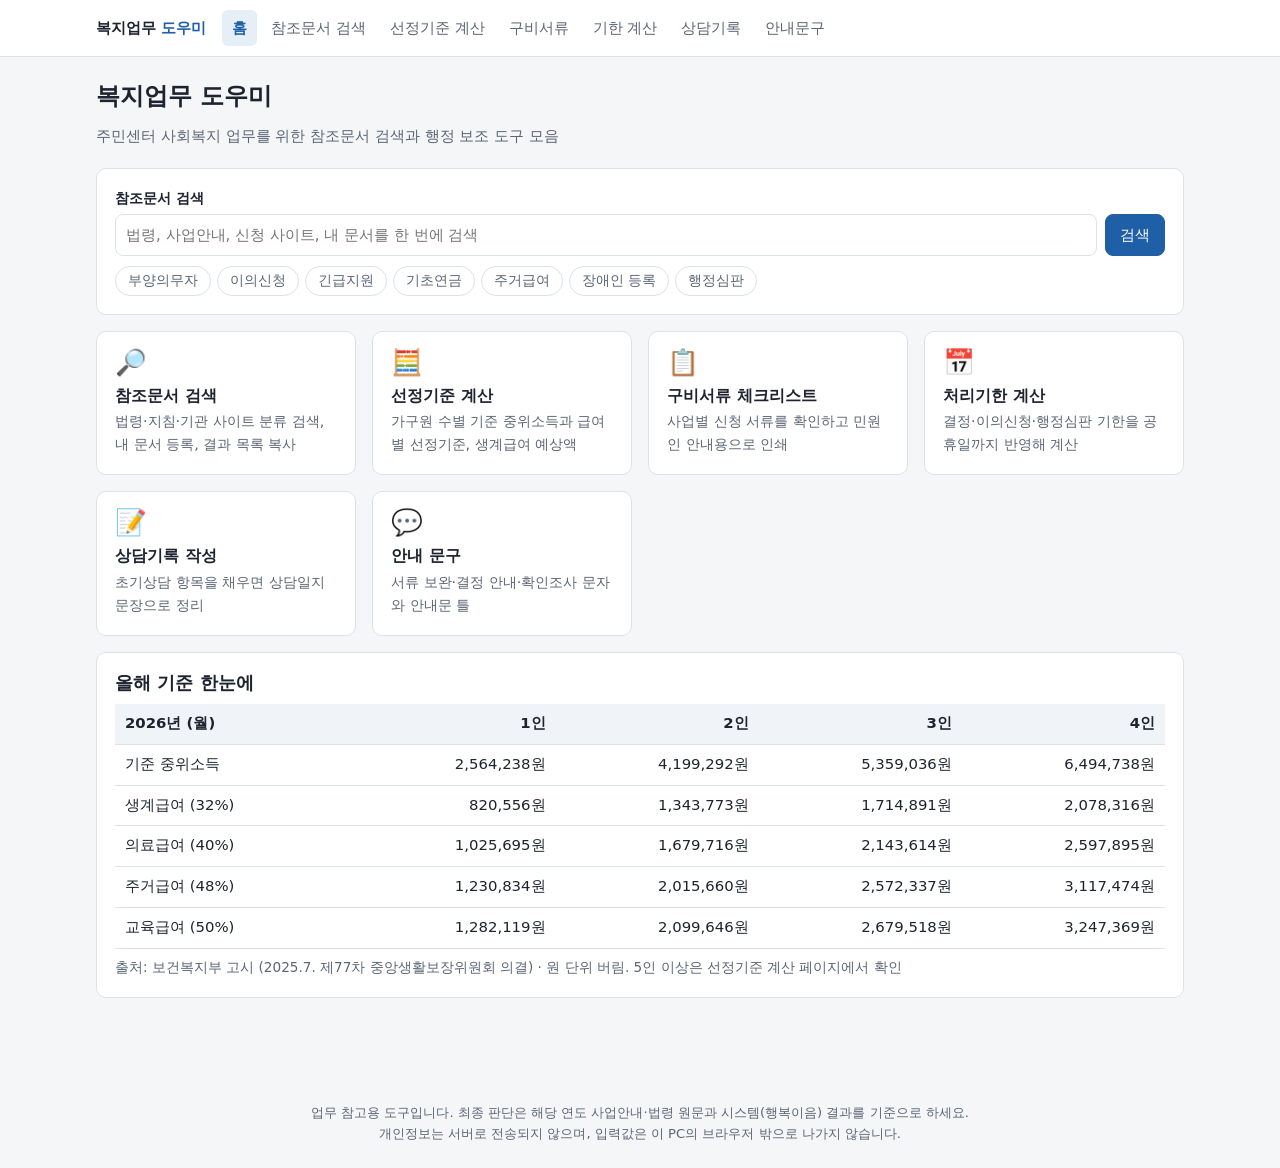
<file: index.html>
<!doctype html>
<html lang="ko">
<head>
<meta charset="utf-8">
<meta name="viewport" content="width=device-width, initial-scale=1">
<title>복지업무 도우미</title>
<link rel="stylesheet" href="assets/style.css">
</head>
<body>
<main>
  <div class="page-head">
    <h1>복지업무 도우미</h1>
    <p>주민센터 사회복지 업무를 위한 참조문서 검색과 행정 보조 도구 모음</p>
  </div>

  <form class="card" action="docs.html" method="get">
    <label for="q">참조문서 검색</label>
    <div class="row">
      <input type="search" id="q" name="q" placeholder="법령, 사업안내, 신청 사이트, 내 문서를 한 번에 검색" style="flex:1;min-width:220px">
      <button class="btn primary" type="submit">검색</button>
    </div>
    <div class="chips" style="margin-top:10px" id="quick"></div>
  </form>

  <div class="grid grid-3">
    <a class="tile" href="docs.html"><div class="ico">🔎</div><h3>참조문서 검색</h3><p>법령·지침·기관 사이트 분류 검색, 내 문서 등록, 결과 목록 복사</p></a>
    <a class="tile" href="calc.html"><div class="ico">🧮</div><h3>선정기준 계산</h3><p>가구원 수별 기준 중위소득과 급여별 선정기준, 생계급여 예상액</p></a>
    <a class="tile" href="checklist.html"><div class="ico">📋</div><h3>구비서류 체크리스트</h3><p>사업별 신청 서류를 확인하고 민원인 안내용으로 인쇄</p></a>
    <a class="tile" href="deadline.html"><div class="ico">📅</div><h3>처리기한 계산</h3><p>결정·이의신청·행정심판 기한을 공휴일까지 반영해 계산</p></a>
    <a class="tile" href="counsel.html"><div class="ico">📝</div><h3>상담기록 작성</h3><p>초기상담 항목을 채우면 상담일지 문장으로 정리</p></a>
    <a class="tile" href="templates.html"><div class="ico">💬</div><h3>안내 문구</h3><p>서류 보완·결정 안내·확인조사 문자와 안내문 틀</p></a>
  </div>

  <div class="card" style="margin-top:16px">
    <h2>올해 기준 한눈에</h2>
    <div class="table-wrap" id="summary"></div>
    <p class="muted" style="margin:8px 0 0;font-size:.85rem" id="summarySrc"></p>
  </div>
</main>

<script src="assets/common.js"></script>
<script src="assets/data.js"></script>
<script>
const QUICK = ["부양의무자", "이의신청", "긴급지원", "기초연금", "주거급여", "장애인 등록", "행정심판"];
document.getElementById("quick").innerHTML = QUICK.map((w) =>
  `<a class="chip" style="text-decoration:none" href="docs.html?q=${encodeURIComponent(w)}">${w}</a>`).join("");

const D = WELFARE_DATA.medianIncome;
const year = D[new Date().getFullYear()] ? new Date().getFullYear() : Math.max(...Object.keys(D).map(Number));
const y = D[year];
const sizes = [1, 2, 3, 4];
document.getElementById("summary").innerHTML = `<table>
  <thead><tr><th>${year}년 (월)</th>${sizes.map((n) => `<th class="num">${n}인</th>`).join("")}</tr></thead>
  <tbody>
    <tr><td>기준 중위소득</td>${sizes.map((n) => `<td class="num">${App.won(y.amounts[n])}</td>`).join("")}</tr>
    ${Object.entries(y.rates).map(([k, r]) => `<tr><td>${k} (${r}%)</td>${sizes.map((n) =>
      `<td class="num">${y.amounts[n] ? App.won(Math.floor(y.amounts[n] * r / 100)) : "-"}</td>`).join("")}</tr>`).join("")}
  </tbody></table>`;
document.getElementById("summarySrc").textContent = "출처: " + y.source + " · 원 단위 버림. 5인 이상은 선정기준 계산 페이지에서 확인";
</script>
</body>
</html>
</file>
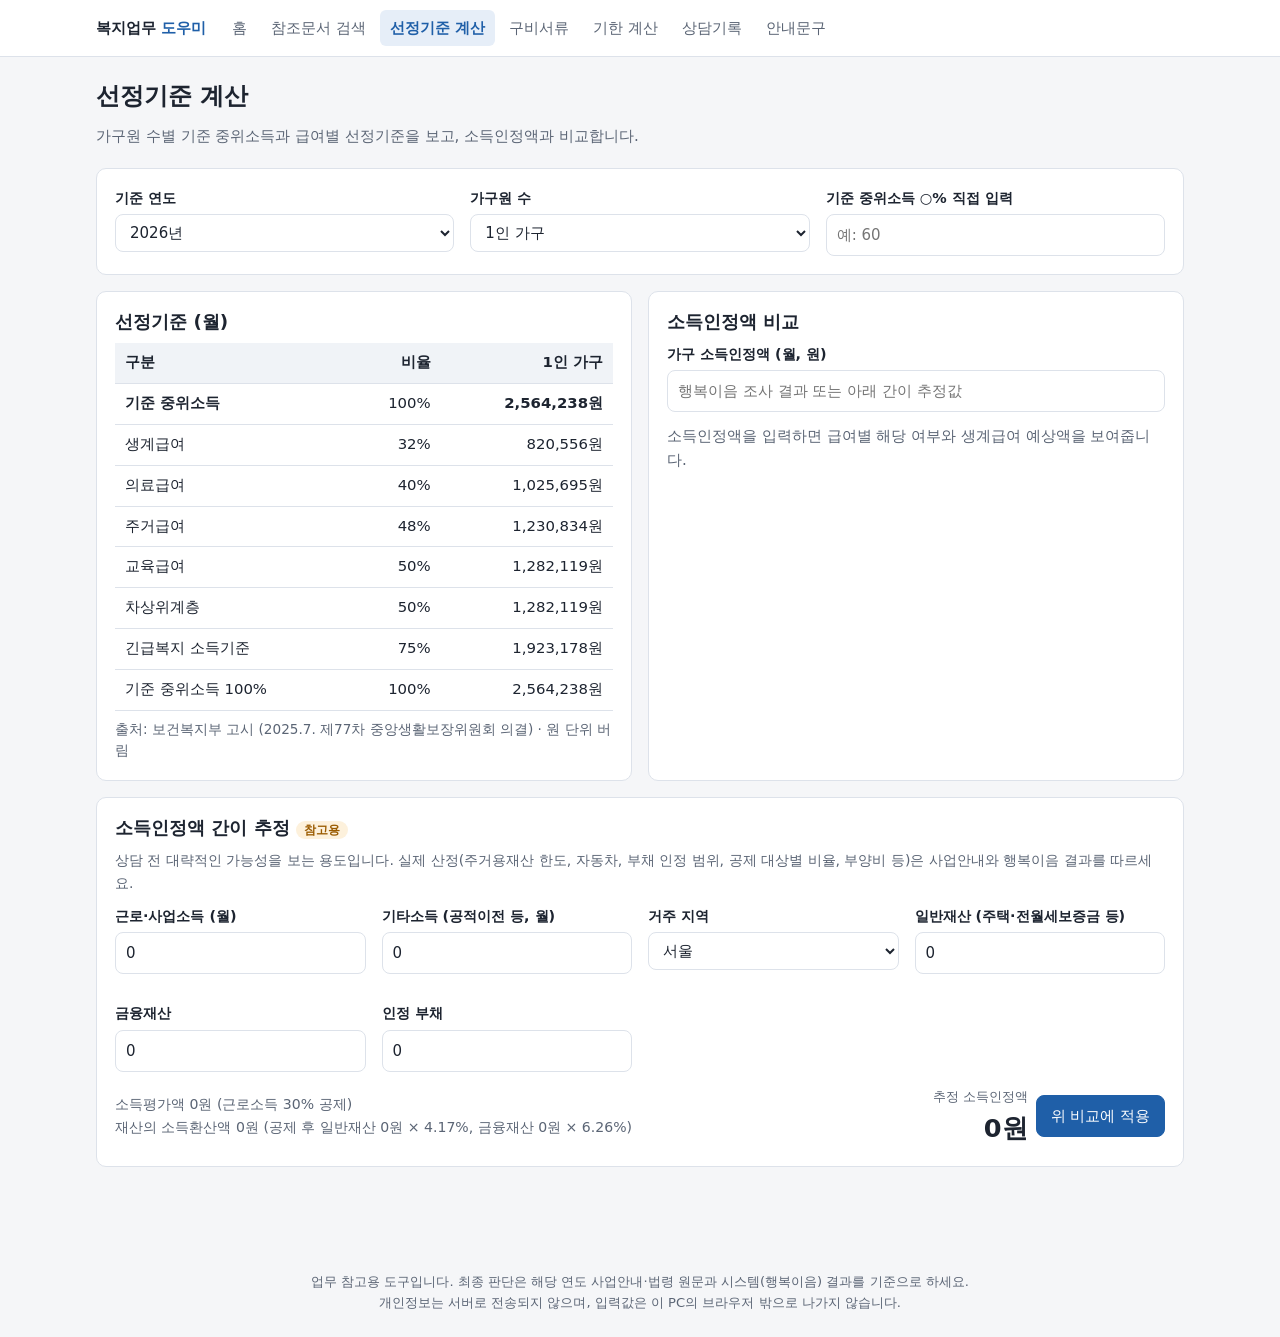
<file: calc.html>
<!doctype html>
<html lang="ko">
<head>
<meta charset="utf-8">
<meta name="viewport" content="width=device-width, initial-scale=1">
<title>선정기준 계산 · 복지업무 도우미</title>
<link rel="stylesheet" href="assets/style.css">
</head>
<body>
<main>
  <div class="page-head">
    <h1>선정기준 계산</h1>
    <p>가구원 수별 기준 중위소득과 급여별 선정기준을 보고, 소득인정액과 비교합니다.</p>
  </div>

  <div id="verifyNote"></div>

  <div class="card">
    <div class="grid grid-3">
      <div><label for="year">기준 연도</label><select id="year"></select></div>
      <div><label for="size">가구원 수</label><select id="size"></select></div>
      <div><label for="custom">기준 중위소득 ○% 직접 입력</label><input type="number" id="custom" min="1" max="300" placeholder="예: 60"></div>
    </div>
  </div>

  <div class="grid grid-2">
    <div class="card">
      <h2>선정기준 (월)</h2>
      <div class="table-wrap" id="table"></div>
      <p class="muted" style="font-size:.85rem;margin:8px 0 0" id="src"></p>
    </div>

    <div class="card">
      <h2>소득인정액 비교</h2>
      <div class="field">
        <label for="income">가구 소득인정액 (월, 원)</label>
        <input type="number" id="income" min="0" step="1000" placeholder="행복이음 조사 결과 또는 아래 간이 추정값">
      </div>
      <div id="compare"><p class="muted">소득인정액을 입력하면 급여별 해당 여부와 생계급여 예상액을 보여줍니다.</p></div>
    </div>
  </div>

  <div class="card">
    <h2>소득인정액 간이 추정 <span class="badge warn">참고용</span></h2>
    <p class="muted" style="font-size:.88rem">상담 전 대략적인 가능성을 보는 용도입니다. 실제 산정(주거용재산 한도, 자동차, 부채 인정 범위, 공제 대상별 비율, 부양비 등)은 사업안내와 행복이음 결과를 따르세요.</p>
    <div class="grid grid-3">
      <div class="field"><label for="earned">근로·사업소득 (월)</label><input type="number" id="earned" min="0" step="10000" value="0"></div>
      <div class="field"><label for="other">기타소득 (공적이전 등, 월)</label><input type="number" id="other" min="0" step="10000" value="0"></div>
      <div class="field"><label for="region">거주 지역</label><select id="region"></select></div>
      <div class="field"><label for="general">일반재산 (주택·전월세보증금 등)</label><input type="number" id="general" min="0" step="1000000" value="0"></div>
      <div class="field"><label for="financial">금융재산</label><input type="number" id="financial" min="0" step="100000" value="0"></div>
      <div class="field"><label for="debt">인정 부채</label><input type="number" id="debt" min="0" step="1000000" value="0"></div>
    </div>
    <div class="row">
      <div class="spacer"><div class="muted" style="font-size:.88rem" id="estDetail"></div></div>
      <div style="text-align:right"><small>추정 소득인정액</small><div class="big-num" id="estTotal">-</div></div>
      <button class="btn primary" id="useEst">위 비교에 적용</button>
    </div>
  </div>
</main>

<script src="assets/common.js"></script>
<script src="assets/data.js"></script>
<script>
const $ = (id) => document.getElementById(id);
const D = WELFARE_DATA;
const years = Object.keys(D.medianIncome).map(Number).sort();
const thisYear = new Date().getFullYear();
$("year").innerHTML = years.map((y) => `<option value="${y}"${y === thisYear ? " selected" : ""}>${y}년</option>`).join("");
$("size").innerHTML = Array.from({ length: 10 }, (_, i) => `<option value="${i + 1}">${i + 1}인 가구</option>`).join("");
$("region").innerHTML = Object.keys(D.asset.basicDeduction).map((r) => `<option>${r}</option>`).join("");

// 7인 이상은 6인 + (6인-5인)×추가인원
function median(year, n) {
  const a = D.medianIncome[year].amounts;
  if (n <= 6) return a[n] ?? null;
  if (a[5] == null || a[6] == null) return null;
  return a[6] + (a[6] - a[5]) * (n - 6);
}

function rows() {
  const y = D.medianIncome[$("year").value];
  const list = Object.entries(y.rates).map(([name, rate]) => ({ name, rate, main: true }));
  D.extraRates.forEach((r) => list.push(r));
  const c = Number($("custom").value);
  if (c > 0) list.push({ name: "직접 입력", rate: c });
  return list;
}

function render() {
  const year = $("year").value, n = Number($("size").value);
  const y = D.medianIncome[year];
  const m = median(year, n);
  $("verifyNote").innerHTML = y.verified ? "" :
    `<div class="notice">⚠ ${year}년 값은 아직 확인되지 않았거나 일부만 입력되어 있습니다. <code>assets/data.js</code>를 고시 원문으로 채워 주세요.</div>`;
  $("src").textContent = "출처: " + y.source + " · 원 단위 버림";

  $("table").innerHTML = `<table><thead><tr><th>구분</th><th class="num">비율</th><th class="num">${n}인 가구</th></tr></thead><tbody>
    <tr><td><b>기준 중위소득</b></td><td class="num">100%</td><td class="num"><b>${m == null ? "미입력" : App.won(m)}</b></td></tr>
    ${rows().map((r) => `<tr><td>${r.name}</td><td class="num">${r.rate}%</td>
      <td class="num">${m == null ? "-" : App.won(Math.floor(m * r.rate / 100))}</td></tr>`).join("")}
  </tbody></table>`;
  compare();
}

function compare() {
  const v = $("income").value;
  const m = median($("year").value, Number($("size").value));
  if (v === "" || m == null) {
    $("compare").innerHTML = `<p class="muted">${m == null ? "선택한 연도·가구원 수의 기준 중위소득이 입력되지 않았습니다." : "소득인정액을 입력하면 급여별 해당 여부와 생계급여 예상액을 보여줍니다."}</p>`;
    return;
  }
  const inc = Number(v);
  const pct = (inc / m) * 100;
  const list = rows().map((r) => {
    const line = Math.floor(m * r.rate / 100);
    const ok = inc <= line;
    return `<tr><td>${r.name}</td><td class="num">${App.won(line)}</td>
      <td><span class="badge ${ok ? "ok" : "bad"}">${ok ? "기준 이하" : "초과"}</span></td></tr>`;
  }).join("");
  const livelihood = Math.floor(m * D.medianIncome[$("year").value].rates.생계급여 / 100);
  const pay = Math.max(0, livelihood - inc);
  $("compare").innerHTML = `
    <p>소득인정액은 기준 중위소득의 <b>${pct.toFixed(1)}%</b> 입니다.</p>
    <div class="table-wrap"><table><thead><tr><th>구분</th><th class="num">선정기준</th><th>판정</th></tr></thead><tbody>${list}</tbody></table></div>
    <div class="card" style="background:var(--surface-2);margin:12px 0 0">
      <small>생계급여 예상액 (선정기준 − 소득인정액)</small>
      <div class="big-num">${pay > 0 ? App.won(pay) : "해당 없음"}</div>
      <small>타 급여·주거급여 중복 시 차감, 부양비, 시설 수급 등은 반영되지 않았습니다.</small>
    </div>`;
}

function estimate() {
  const A = D.asset;
  const num = (id) => Math.max(0, Number($(id).value) || 0);
  const incomeEval = num("earned") * (1 - A.earnedIncomeDeduction) + num("other");
  let deduct = A.basicDeduction[$("region").value];
  // 기본재산공제는 일반재산 → 금융재산 순서로 적용 (간이)
  let general = num("general") - num("debt");
  const g1 = Math.min(Math.max(general, 0), deduct);
  deduct -= g1;
  general = Math.max(0, general - g1);
  let fin = Math.max(0, num("financial") - A.financialDeduction);
  const f1 = Math.min(fin, deduct);
  fin -= f1;
  const assetIncome = general * A.monthlyRate.일반재산 + fin * A.monthlyRate.금융재산;
  const total = Math.floor(incomeEval + assetIncome);
  $("estTotal").textContent = App.won(total);
  $("estDetail").innerHTML = `소득평가액 ${App.won(incomeEval)} (근로소득 ${A.earnedIncomeDeduction * 100}% 공제)<br>
    재산의 소득환산액 ${App.won(assetIncome)} (공제 후 일반재산 ${App.won(general)} × ${(A.monthlyRate.일반재산 * 100).toFixed(2)}%, 금융재산 ${App.won(fin)} × ${(A.monthlyRate.금융재산 * 100).toFixed(2)}%)`;
  return total;
}

["year", "size", "custom"].forEach((id) => $(id).addEventListener("input", render));
$("income").addEventListener("input", compare);
["earned", "other", "region", "general", "financial", "debt"].forEach((id) => $(id).addEventListener("input", estimate));
$("useEst").addEventListener("click", () => { $("income").value = estimate(); compare(); $("income").scrollIntoView({ block: "center" }); });

render();
estimate();
</script>
</body>
</html>
</file>
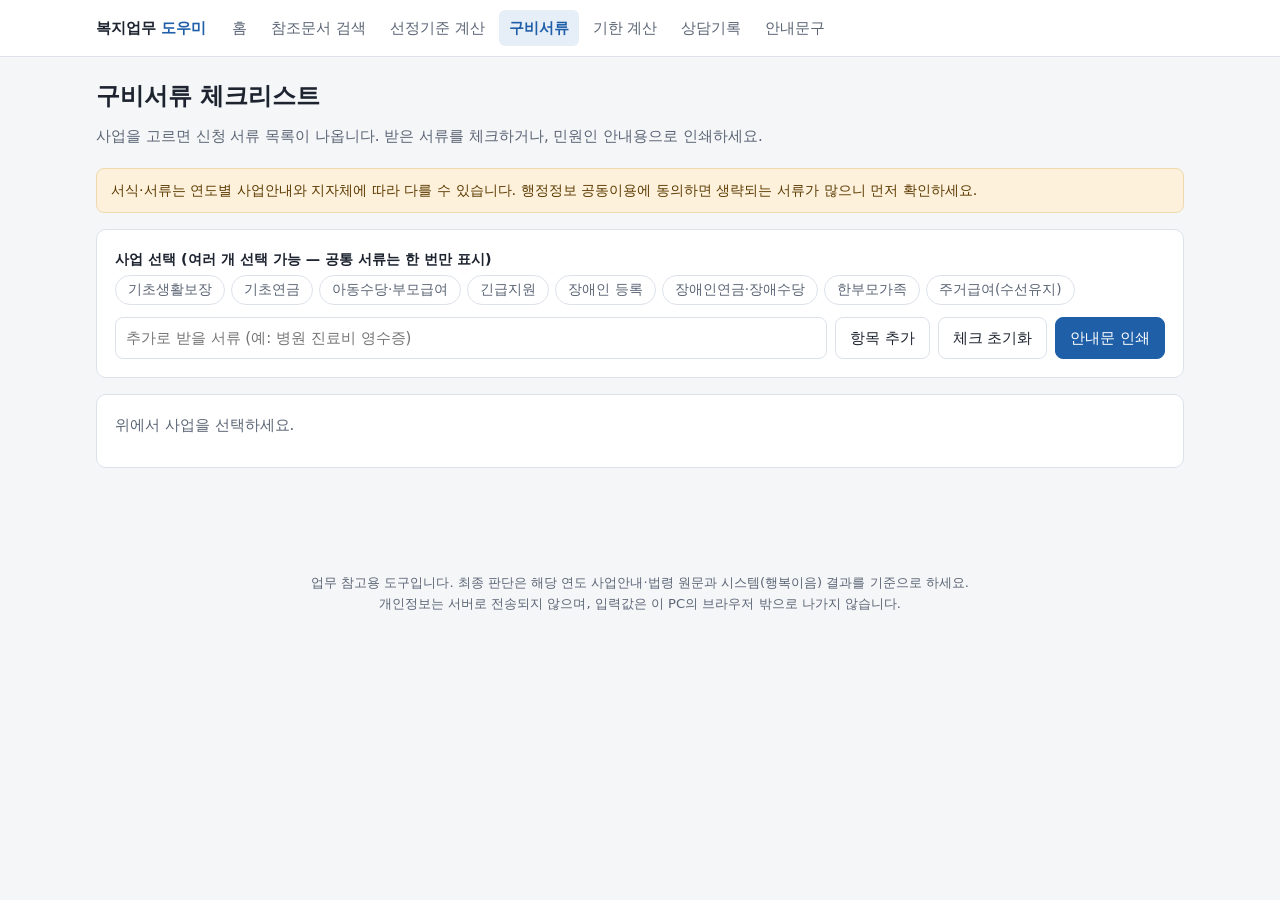
<file: checklist.html>
<!doctype html>
<html lang="ko">
<head>
<meta charset="utf-8">
<meta name="viewport" content="width=device-width, initial-scale=1">
<title>구비서류 체크리스트 · 복지업무 도우미</title>
<link rel="stylesheet" href="assets/style.css">
<style>
  .item { padding: 8px 0; border-bottom: 1px dashed var(--line); }
  .item:last-child { border-bottom: 0; }
  .item .note { font-size: .85rem; color: var(--muted); margin-left: 26px; }
  .item.done .label-text { text-decoration: line-through; color: var(--muted); }
  .print-only { display: none; }
  @media print {
    .print-only { display: block; }
    .item input { width: 16px; height: 16px; }
    .item.done .label-text { text-decoration: none; color: inherit; }
  }
</style>
</head>
<body>
<main>
  <div class="page-head no-print">
    <h1>구비서류 체크리스트</h1>
    <p>사업을 고르면 신청 서류 목록이 나옵니다. 받은 서류를 체크하거나, 민원인 안내용으로 인쇄하세요.</p>
  </div>

  <div class="notice no-print">서식·서류는 연도별 사업안내와 지자체에 따라 다를 수 있습니다. 행정정보 공동이용에 동의하면 생략되는 서류가 많으니 먼저 확인하세요.</div>

  <div class="card no-print">
    <label>사업 선택 (여러 개 선택 가능 — 공통 서류는 한 번만 표시)</label>
    <div class="chips" id="programs"></div>
    <div class="row" style="margin-top:12px">
      <input type="text" id="extra" placeholder="추가로 받을 서류 (예: 병원 진료비 영수증)" style="flex:1;min-width:200px">
      <button class="btn" id="addExtra">항목 추가</button>
      <button class="btn" id="reset">체크 초기화</button>
      <button class="btn primary" onclick="print()">안내문 인쇄</button>
    </div>
  </div>

  <div class="card">
    <div class="print-only">
      <h1>신청 시 준비하실 서류</h1>
      <p id="printPrograms"></p>
    </div>
    <div id="list"><p class="muted">위에서 사업을 선택하세요.</p></div>
    <div class="print-only" style="margin-top:24px">
      <p>※ 행정정보 공동이용에 동의하시면 일부 서류는 담당자가 직접 확인하여 제출하지 않으셔도 됩니다.<br>
      ※ 문의: ____________ 주민센터 맞춤형복지팀 ☎ ____________</p>
    </div>
  </div>
</main>

<script src="assets/common.js"></script>
<script>
// 공통 서류는 같은 key를 쓰면 여러 사업을 골라도 한 번만 나옵니다.
const COMMON = {
  apply: { text: "사회보장급여 신청(변경)서", note: "신청인 서명. 대리 신청 시 위임장·대리인 신분증" },
  report: { text: "소득·재산 신고서", note: "가구원 전원 기준" },
  finance: { text: "금융정보 등 제공 동의서", note: "가구원 전원(부양의무자 조사 대상이면 부양의무자 포함) 서명" },
  id: { text: "신분증", note: "주민등록증, 운전면허증 등" },
  bank: { text: "통장 사본", note: "본인(수급자) 명의. 압류방지 전용통장 안내 가능" },
  lease: { text: "임대차계약서 사본", note: "전·월세 거주 시" },
  incomeProof: { text: "소득 확인 서류", note: "근로소득: 급여명세서·근로계약서 / 사업소득: 사업자 관련 서류 (공적자료로 확인 안 될 때)" },
  consent: { text: "행정정보 공동이용 사전동의서", note: "동의 시 주민등록·가족관계 등 서류 생략" },
};

const PROGRAMS = {
  "기초생활보장": ["apply", "report", "finance", "consent", "id", "bank", "lease", "incomeProof",
    { text: "진단서 및 진료기록", note: "근로능력평가 대상자(질병·부상)인 경우" },
    { text: "부양의무자 관련 서류", note: "가족관계 단절·부양 거부 시 해당 소명 자료" }],
  "기초연금": ["apply", "report", "finance", "consent", "id", "bank", "lease",
    { text: "배우자 신분증 사본", note: "배우자가 있는 경우 (동의서 서명 필요)" }],
  "아동수당·부모급여": ["apply", "id", "bank", "consent",
    { text: "출생신고 동시 처리", note: "출생신고와 함께 신청하면 별도 서류 최소화 (행복출산 원스톱)" }],
  "긴급지원": ["id", "bank", "finance",
    { text: "긴급지원 신청서", note: "선지원 후 조사 — 필요 시 담당자가 직권 신청" },
    { text: "위기사유 확인 서류", note: "실직: 퇴직증명·이직확인 / 질병: 진단서·진료비 영수증 / 사망: 사망진단서 / 화재: 화재증명원 등" },
    { text: "임대차계약서·체납 고지서", note: "주거지원·공과금 체납 관련 시" }],
  "장애인 등록": ["id", "consent",
    { text: "장애정도심사용 진단서", note: "장애 유형별 서식, 전문의 발급" },
    { text: "진료기록지·검사결과지", note: "장애 유형별 필요 자료 (지침 확인)" },
    { text: "사진 1~2매", note: "3×4cm, 최근 6개월 이내 (복지카드 발급용)" }],
  "장애인연금·장애수당": ["apply", "report", "finance", "consent", "id", "bank", "lease"],
  "한부모가족": ["apply", "report", "finance", "consent", "id", "bank", "lease", "incomeProof",
    { text: "한부모 사유 확인 서류", note: "이혼·사별은 가족관계 공동이용, 미혼·유기 등은 사실확인서 등" }],
  "주거급여(수선유지)": ["apply", "report", "finance", "consent", "id", "bank",
    { text: "건물 등기부등본 또는 소유 확인", note: "자가가구 수선유지급여" }],
};

const $ = (id) => document.getElementById(id);
let selected = new Set();
let checked = new Set();
let extras = [];

$("programs").innerHTML = Object.keys(PROGRAMS).map((p) => `<button class="chip" data-p="${p}">${p}</button>`).join("");

function items() {
  const seen = new Set(), out = [];
  for (const p of selected) {
    for (const it of PROGRAMS[p]) {
      const key = typeof it === "string" ? it : p + ":" + it.text;
      const obj = typeof it === "string" ? COMMON[it] : it;
      if (seen.has(key)) { out.find((o) => o.key === key).programs.push(p); continue; }
      seen.add(key);
      out.push({ key, ...obj, programs: [p] });
    }
  }
  extras.forEach((t, i) => out.push({ key: "extra:" + i, text: t, note: "추가 항목", programs: [] }));
  return out;
}

function render() {
  document.querySelectorAll("#programs .chip").forEach((c) => c.classList.toggle("on", selected.has(c.dataset.p)));
  $("printPrograms").textContent = [...selected].join(", ");
  const list = items();
  if (!list.length) { $("list").innerHTML = '<p class="muted">위에서 사업을 선택하세요.</p>'; return; }
  const done = list.filter((i) => checked.has(i.key)).length;
  $("list").innerHTML = `<div class="row no-print" style="margin-bottom:8px"><b>서류 ${list.length}종</b><span class="badge ${done === list.length ? "ok" : ""}">${done}/${list.length} 확인</span></div>` +
    list.map((i) => `<div class="item${checked.has(i.key) ? " done" : ""}">
      <label class="check"><input type="checkbox" data-k="${App.esc(i.key)}"${checked.has(i.key) ? " checked" : ""}>
      <span class="label-text">${App.esc(i.text)}</span>
      ${selected.size > 1 && i.programs.length ? i.programs.map((p) => `<span class="badge no-print">${p}</span>`).join("") : ""}</label>
      ${i.note ? `<div class="note">${App.esc(i.note)}</div>` : ""}</div>`).join("");
}

$("programs").addEventListener("click", (e) => {
  const c = e.target.closest("[data-p]");
  if (!c) return;
  selected.has(c.dataset.p) ? selected.delete(c.dataset.p) : selected.add(c.dataset.p);
  render();
});
$("list").addEventListener("change", (e) => {
  const k = e.target.dataset.k;
  if (!k) return;
  e.target.checked ? checked.add(k) : checked.delete(k);
  render();
});
$("addExtra").addEventListener("click", () => {
  const t = $("extra").value.trim();
  if (!t) return;
  extras.push(t);
  $("extra").value = "";
  render();
});
$("extra").addEventListener("keydown", (e) => { if (e.key === "Enter") $("addExtra").click(); });
$("reset").addEventListener("click", () => { checked.clear(); extras = []; render(); });
</script>
</body>
</html>
</file>
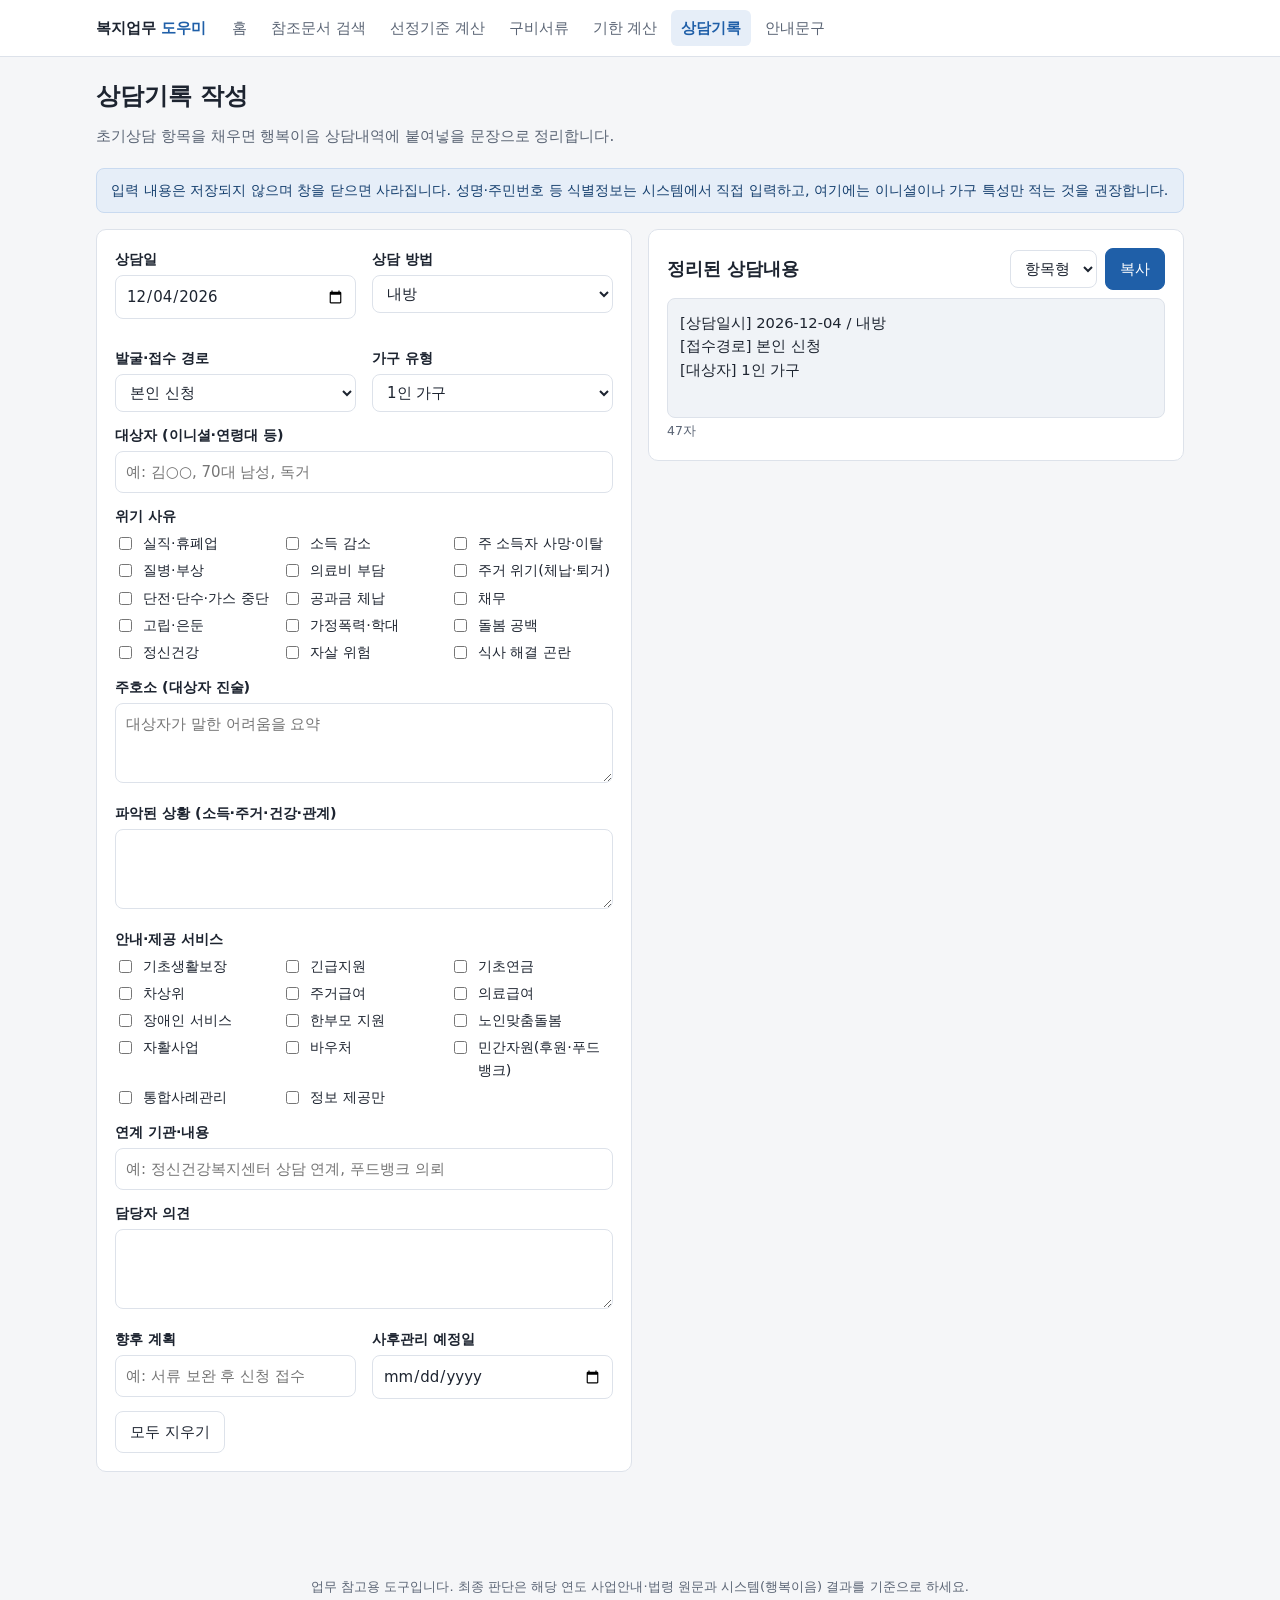
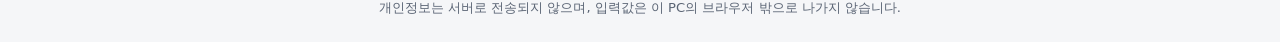
<file: counsel.html>
<!doctype html>
<html lang="ko">
<head>
<meta charset="utf-8">
<meta name="viewport" content="width=device-width, initial-scale=1">
<title>상담기록 작성 · 복지업무 도우미</title>
<link rel="stylesheet" href="assets/style.css">
</head>
<body>
<main>
  <div class="page-head">
    <h1>상담기록 작성</h1>
    <p>초기상담 항목을 채우면 행복이음 상담내역에 붙여넣을 문장으로 정리합니다.</p>
  </div>

  <div class="notice info">입력 내용은 저장되지 않으며 창을 닫으면 사라집니다. 성명·주민번호 등 식별정보는 시스템에서 직접 입력하고, 여기에는 이니셜이나 가구 특성만 적는 것을 권장합니다.</div>

  <div class="grid grid-2">
    <form class="card" id="form">
      <div class="grid" style="grid-template-columns:1fr 1fr">
        <div class="field"><label for="date">상담일</label><input type="date" id="date"></div>
        <div class="field"><label for="method">상담 방법</label>
          <select id="method"><option>내방</option><option>전화</option><option>가정방문</option><option>온라인</option><option>기관 의뢰</option></select></div>
        <div class="field"><label for="route">발굴·접수 경로</label>
          <select id="route"><option>본인 신청</option><option>가족·이웃 신고</option><option>위기가구 발굴 시스템</option><option>명예사회복지공무원</option><option>유관기관 의뢰</option><option>통·반장</option><option>기타</option></select></div>
        <div class="field"><label for="household">가구 유형</label>
          <select id="household"><option>1인 가구</option><option>노인 가구</option><option>장애인 가구</option><option>한부모 가구</option><option>조손 가구</option><option>다문화 가구</option><option>일반 가구</option></select></div>
      </div>
      <div class="field"><label for="client">대상자 (이니셜·연령대 등)</label><input type="text" id="client" placeholder="예: 김○○, 70대 남성, 독거"></div>

      <div class="field">
        <label>위기 사유</label>
        <div class="grid" style="grid-template-columns:repeat(auto-fit,minmax(130px,1fr));gap:4px" id="crisis"></div>
      </div>

      <div class="field"><label for="complaint">주호소 (대상자 진술)</label><textarea id="complaint" placeholder="대상자가 말한 어려움을 요약"></textarea></div>
      <div class="field"><label for="situation">파악된 상황 (소득·주거·건강·관계)</label><textarea id="situation"></textarea></div>
      <div class="field">
        <label>안내·제공 서비스</label>
        <div class="grid" style="grid-template-columns:repeat(auto-fit,minmax(150px,1fr));gap:4px" id="services"></div>
      </div>
      <div class="field"><label for="linked">연계 기관·내용</label><input type="text" id="linked" placeholder="예: 정신건강복지센터 상담 연계, 푸드뱅크 의뢰"></div>
      <div class="field"><label for="opinion">담당자 의견</label><textarea id="opinion"></textarea></div>
      <div class="grid" style="grid-template-columns:1fr 1fr">
        <div class="field"><label for="plan">향후 계획</label><input type="text" id="plan" placeholder="예: 서류 보완 후 신청 접수"></div>
        <div class="field"><label for="follow">사후관리 예정일</label><input type="date" id="follow"></div>
      </div>
      <button class="btn" type="reset">모두 지우기</button>
    </form>

    <div>
      <div class="card" style="position:sticky;top:72px">
        <div class="row" style="margin-bottom:8px">
          <h2 style="margin:0">정리된 상담내용</h2><span class="spacer"></span>
          <select id="style" style="width:auto"><option value="list">항목형</option><option value="prose">서술형</option></select>
          <button class="btn primary" id="copy">복사</button>
        </div>
        <div class="output" id="out"></div>
        <small class="muted" id="len"></small>
      </div>
    </div>
  </div>
</main>

<script src="assets/common.js"></script>
<script>
const CRISIS = ["실직·휴폐업", "소득 감소", "주 소득자 사망·이탈", "질병·부상", "의료비 부담", "주거 위기(체납·퇴거)",
  "단전·단수·가스 중단", "공과금 체납", "채무", "고립·은둔", "가정폭력·학대", "돌봄 공백", "정신건강", "자살 위험", "식사 해결 곤란"];
const SERVICES = ["기초생활보장", "긴급지원", "기초연금", "차상위", "주거급여", "의료급여", "장애인 서비스", "한부모 지원",
  "노인맞춤돌봄", "자활사업", "바우처", "민간자원(후원·푸드뱅크)", "통합사례관리", "정보 제공만"];
const $ = (id) => document.getElementById(id);
const boxes = (list, name) => list.map((t) => `<label class="check" style="font-size:.9rem"><input type="checkbox" name="${name}" value="${t}"> ${t}</label>`).join("");
$("crisis").innerHTML = boxes(CRISIS, "crisis");
$("services").innerHTML = boxes(SERVICES, "services");
$("date").value = App.ymd(new Date());

const val = (id) => $(id).value.trim();
const picked = (name) => [...document.querySelectorAll(`input[name=${name}]:checked`)].map((i) => i.value);
const dot = (s) => s.replace(/\.?$/, ".");

function build() {
  const crisis = picked("crisis"), services = picked("services");
  if ($("style").value === "list") {
    const lines = [
      `[상담일시] ${val("date")} / ${val("method")}`,
      `[접수경로] ${val("route")}`,
      `[대상자] ${[val("client"), val("household")].filter(Boolean).join(", ")}`,
      crisis.length && `[위기사유] ${crisis.join(", ")}`,
      val("complaint") && `[주호소] ${val("complaint")}`,
      val("situation") && `[상황] ${val("situation")}`,
      services.length && `[안내·제공] ${services.join(", ")}`,
      val("linked") && `[연계] ${val("linked")}`,
      val("opinion") && `[담당자 의견] ${val("opinion")}`,
      val("plan") && `[향후계획] ${val("plan")}`,
      val("follow") && `[사후관리] ${val("follow")} 예정`,
    ];
    return lines.filter(Boolean).join("\n");
  }
  const s = [];
  s.push(`${val("date")} ${val("method")} 상담 (${val("route")}).`);
  if (val("client") || val("household")) s.push(`대상자는 ${[val("client"), val("household")].filter(Boolean).join(", ")}임.`);
  if (crisis.length) s.push(`${crisis.join(", ")} 등의 위기 상황이 확인됨.`);
  if (val("complaint")) s.push(`대상자는 "${val("complaint")}"라고 호소함.`);
  if (val("situation")) s.push(dot(val("situation")));
  if (services.length) s.push(`${services.join(", ")}에 대해 안내함.`);
  if (val("linked")) s.push(`${val("linked")} 진행함.`);
  if (val("opinion")) s.push(`(담당자 의견) ${dot(val("opinion"))}`);
  if (val("plan")) s.push(`향후 ${dot(val("plan"))}`);
  if (val("follow")) s.push(`${val("follow")} 사후관리 예정.`);
  return s.join(" ");
}

function render() {
  const text = build();
  $("out").textContent = text;
  $("len").textContent = `${text.length}자`;
}
$("form").addEventListener("input", render);
$("form").addEventListener("reset", () => setTimeout(() => { $("date").value = App.ymd(new Date()); render(); }));
$("style").addEventListener("change", render);
$("copy").addEventListener("click", () => App.copy(build()));
render();
</script>
</body>
</html>
</file>
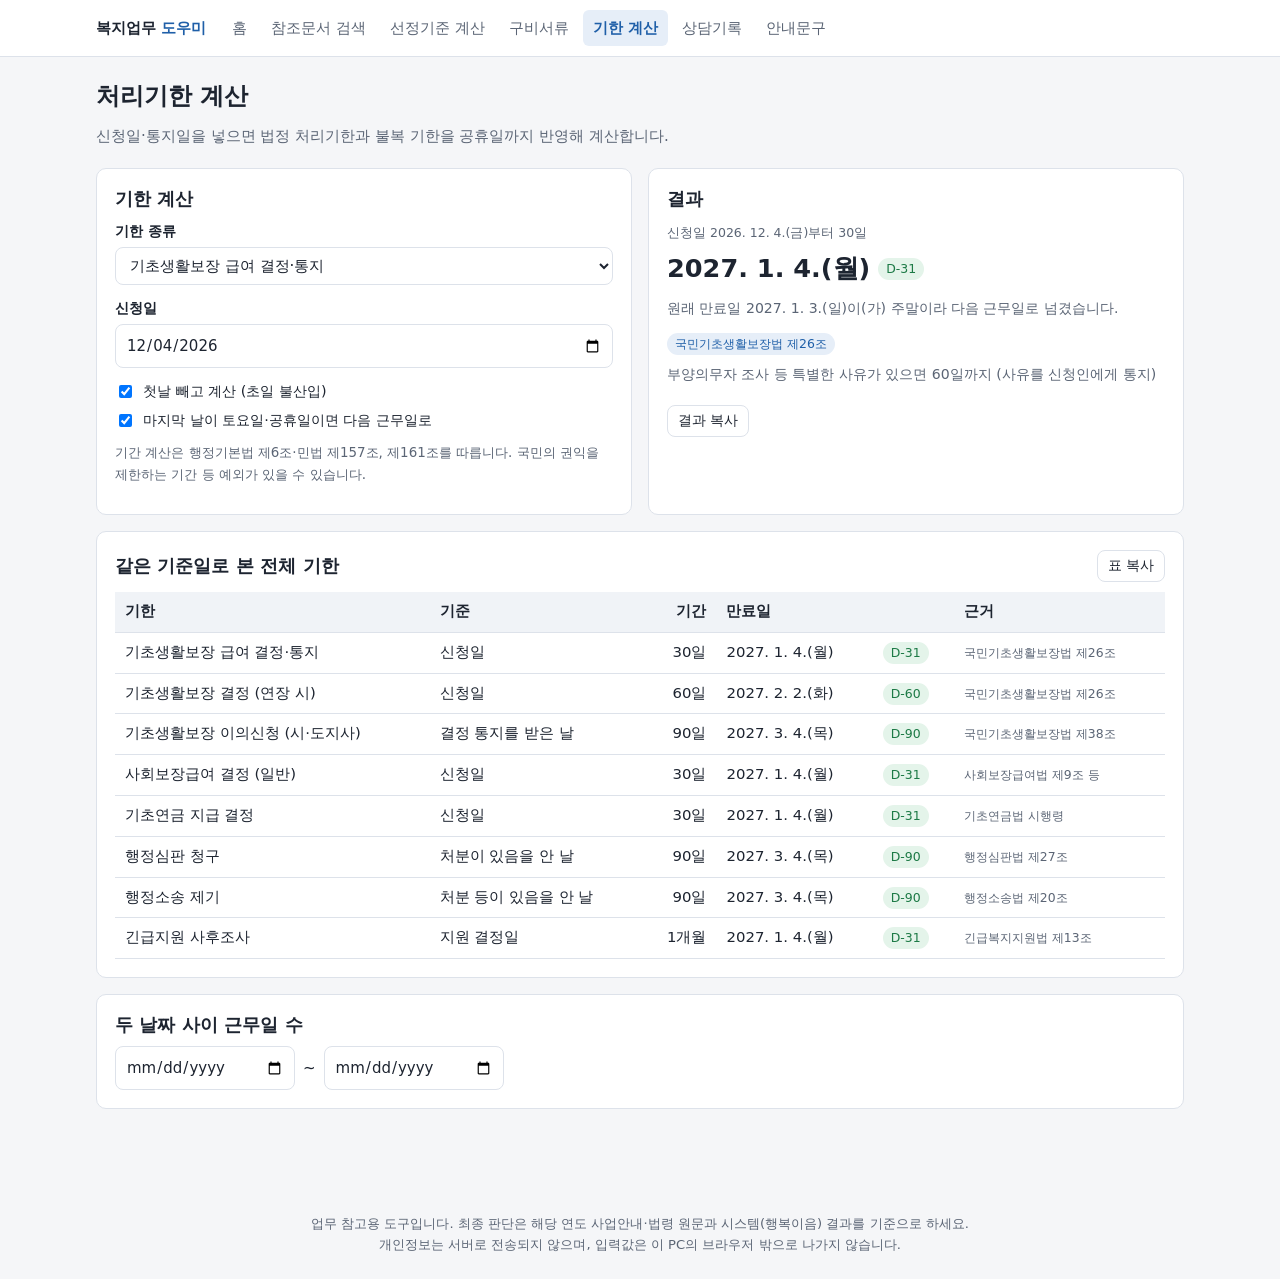
<file: deadline.html>
<!doctype html>
<html lang="ko">
<head>
<meta charset="utf-8">
<meta name="viewport" content="width=device-width, initial-scale=1">
<title>처리기한 계산 · 복지업무 도우미</title>
<link rel="stylesheet" href="assets/style.css">
</head>
<body>
<main>
  <div class="page-head">
    <h1>처리기한 계산</h1>
    <p>신청일·통지일을 넣으면 법정 처리기한과 불복 기한을 공휴일까지 반영해 계산합니다.</p>
  </div>

  <div class="grid grid-2">
    <div class="card">
      <h2>기한 계산</h2>
      <div class="field"><label for="rule">기한 종류</label><select id="rule"></select></div>
      <div id="custom" hidden>
        <div class="grid" style="grid-template-columns:1fr 1fr">
          <div class="field"><label for="n">기간</label><input type="number" id="n" min="1" value="14"></div>
          <div class="field"><label for="unit">단위</label>
            <select id="unit"><option value="day">일 (달력)</option><option value="bizday">근무일</option><option value="month">개월</option></select></div>
        </div>
      </div>
      <div class="field"><label for="base" id="baseLabel">기준일</label><input type="date" id="base"></div>
      <label class="check" style="margin-bottom:6px"><input type="checkbox" id="excludeFirst" checked> 첫날 빼고 계산 (초일 불산입)</label>
      <label class="check"><input type="checkbox" id="rollOver" checked> 마지막 날이 토요일·공휴일이면 다음 근무일로</label>
      <p class="muted" style="font-size:.84rem;margin-top:10px">기간 계산은 행정기본법 제6조·민법 제157조, 제161조를 따릅니다. 국민의 권익을 제한하는 기간 등 예외가 있을 수 있습니다.</p>
    </div>

    <div class="card">
      <h2>결과</h2>
      <div id="result"></div>
    </div>
  </div>

  <div class="card">
    <div class="row"><h2 style="margin:0">같은 기준일로 본 전체 기한</h2><span class="spacer"></span><button class="btn sm" id="copyAll">표 복사</button></div>
    <div class="table-wrap" style="margin-top:10px" id="all"></div>
  </div>

  <div class="card">
    <h2>두 날짜 사이 근무일 수</h2>
    <div class="row">
      <input type="date" id="from" style="max-width:180px"> ~ <input type="date" id="to" style="max-width:180px">
      <span id="between" style="margin-left:8px"></span>
    </div>
  </div>
</main>

<script src="assets/common.js"></script>
<script src="assets/data.js"></script>
<script>
const $ = (id) => document.getElementById(id);
const H = WELFARE_DATA.holidays;
const RULES = WELFARE_DATA.deadlines.concat([{ id: "custom", name: "직접 입력", base: "기준일", n: 14, unit: "day", law: "", note: "" }]);
$("rule").innerHTML = RULES.map((r) => `<option value="${r.id}">${r.name}</option>`).join("");

const parse = (s) => { const [y, m, d] = s.split("-").map(Number); return new Date(y, m - 1, d); };
const addDays = (d, n) => new Date(d.getFullYear(), d.getMonth(), d.getDate() + n);
const isOff = (d) => d.getDay() === 0 || d.getDay() === 6 || !!H[App.ymd(d)];
const WEEK = "일월화수목금토";
const fmt = (d) => `${d.getFullYear()}. ${d.getMonth() + 1}. ${d.getDate()}.(${WEEK[d.getDay()]})`;

function addMonths(d, n) {
  const target = new Date(d.getFullYear(), d.getMonth() + n, 1);
  const last = new Date(target.getFullYear(), target.getMonth() + 1, 0).getDate();
  return new Date(target.getFullYear(), target.getMonth(), Math.min(d.getDate(), last));
}

// 기준일과 규칙으로 만료일 계산. 반환: { end, rolled }
function compute(base, n, unit) {
  const exclude = $("excludeFirst").checked;
  let end;
  if (unit === "bizday") {
    end = exclude ? base : addDays(base, -1);
    let left = n;
    while (left > 0) { end = addDays(end, 1); if (!isOff(end)) left--; }
    return { end, rolled: null };
  }
  if (unit === "month") end = exclude ? addMonths(base, n) : addDays(addMonths(base, n), -1);
  else end = addDays(base, exclude ? n : n - 1);
  let rolled = null;
  if ($("rollOver").checked && isOff(end)) {
    rolled = end;
    while (isOff(end)) end = addDays(end, 1);
  }
  return { end, rolled };
}

function dday(end) {
  const today = parse(App.ymd(new Date()));
  const diff = Math.round((end - today) / 86400000);
  if (diff === 0) return '<span class="badge warn">오늘 만료</span>';
  if (diff < 0) return `<span class="badge bad">${-diff}일 지남</span>`;
  return `<span class="badge ${diff <= 7 ? "warn" : "ok"}">D-${diff}</span>`;
}

const unitText = (r) => `${r.n}${{ day: "일", bizday: "근무일", month: "개월" }[r.unit]}`;

function current() {
  const r = { ...RULES.find((x) => x.id === $("rule").value) };
  if (r.id === "custom") { r.n = Number($("n").value) || 1; r.unit = $("unit").value; }
  return r;
}

function render() {
  const r = current();
  $("custom").hidden = r.id !== "custom";
  $("baseLabel").textContent = r.base;
  if (!$("base").value) { $("result").innerHTML = '<p class="muted">기준일을 입력하세요.</p>'; $("all").innerHTML = ""; return; }
  const base = parse($("base").value);
  const { end, rolled } = compute(base, r.n, r.unit);
  $("result").innerHTML = `
    <small>${r.base} ${fmt(base)}부터 ${unitText(r)}</small>
    <div class="row" style="margin:4px 0 8px"><span class="big-num">${fmt(end)}</span>${dday(end)}</div>
    ${rolled ? `<p class="muted" style="font-size:.88rem">원래 만료일 ${fmt(rolled)}이(가) ${H[App.ymd(rolled)] || "주말"}이라 다음 근무일로 넘겼습니다.</p>` : ""}
    ${r.law ? `<p style="margin:0"><span class="badge primary">${r.law}</span></p>` : ""}
    ${r.note ? `<p class="muted" style="font-size:.88rem;margin-top:8px">${r.note}</p>` : ""}
    <button class="btn sm" id="copyOne" style="margin-top:8px">결과 복사</button>`;
  $("copyOne").onclick = () => App.copy(`${r.name}: ${r.base} ${fmt(base)} → 만료 ${fmt(end)} (${unitText(r)}${r.law ? ", " + r.law : ""})`);

  $("all").innerHTML = `<table><thead><tr><th>기한</th><th>기준</th><th class="num">기간</th><th>만료일</th><th></th><th>근거</th></tr></thead><tbody>
    ${WELFARE_DATA.deadlines.map((x) => { const e = compute(base, x.n, x.unit).end;
      return `<tr><td>${x.name}</td><td>${x.base}</td><td class="num">${unitText(x)}</td><td>${fmt(e)}</td><td>${dday(e)}</td><td><small>${x.law}</small></td></tr>`; }).join("")}
  </tbody></table>`;
}

$("copyAll").addEventListener("click", () => {
  if (!$("base").value) return;
  const base = parse($("base").value);
  App.copy([`기준일 ${fmt(base)}`].concat(WELFARE_DATA.deadlines.map((x) =>
    `- ${x.name} (${x.base}부터 ${unitText(x)}): ${fmt(compute(base, x.n, x.unit).end)}`)).join("\n"));
});

function between() {
  if (!$("from").value || !$("to").value) { $("between").textContent = ""; return; }
  let a = parse($("from").value), b = parse($("to").value);
  if (a > b) [a, b] = [b, a];
  let biz = 0, cal = 0;
  for (let d = a; d <= b; d = addDays(d, 1)) { cal++; if (!isOff(d)) biz++; }
  $("between").innerHTML = `<b>근무일 ${biz}일</b> <span class="muted">(달력 ${cal}일, 양 끝 포함)</span>`;
}

["rule", "n", "unit", "base", "excludeFirst", "rollOver"].forEach((id) => $(id).addEventListener("input", render));
["from", "to"].forEach((id) => $(id).addEventListener("input", between));
$("base").value = App.ymd(new Date());
render();
</script>
</body>
</html>
</file>
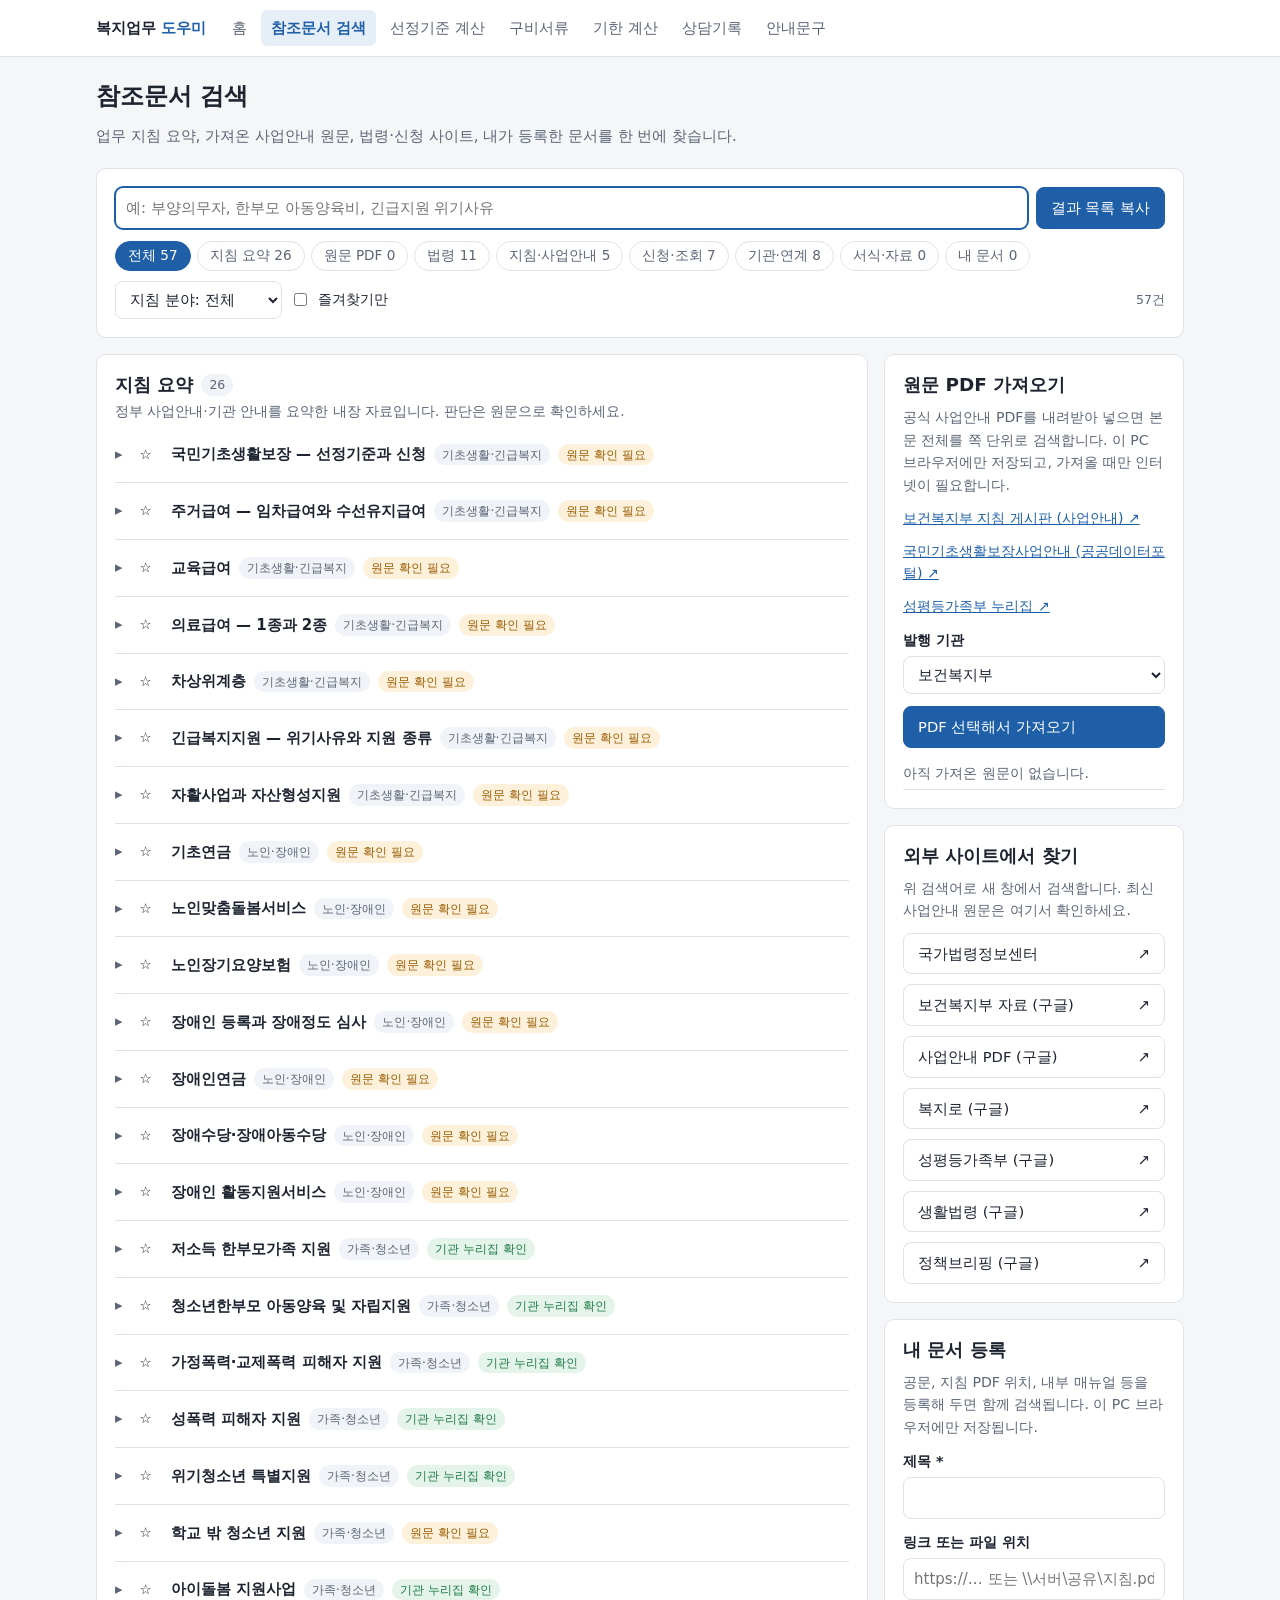
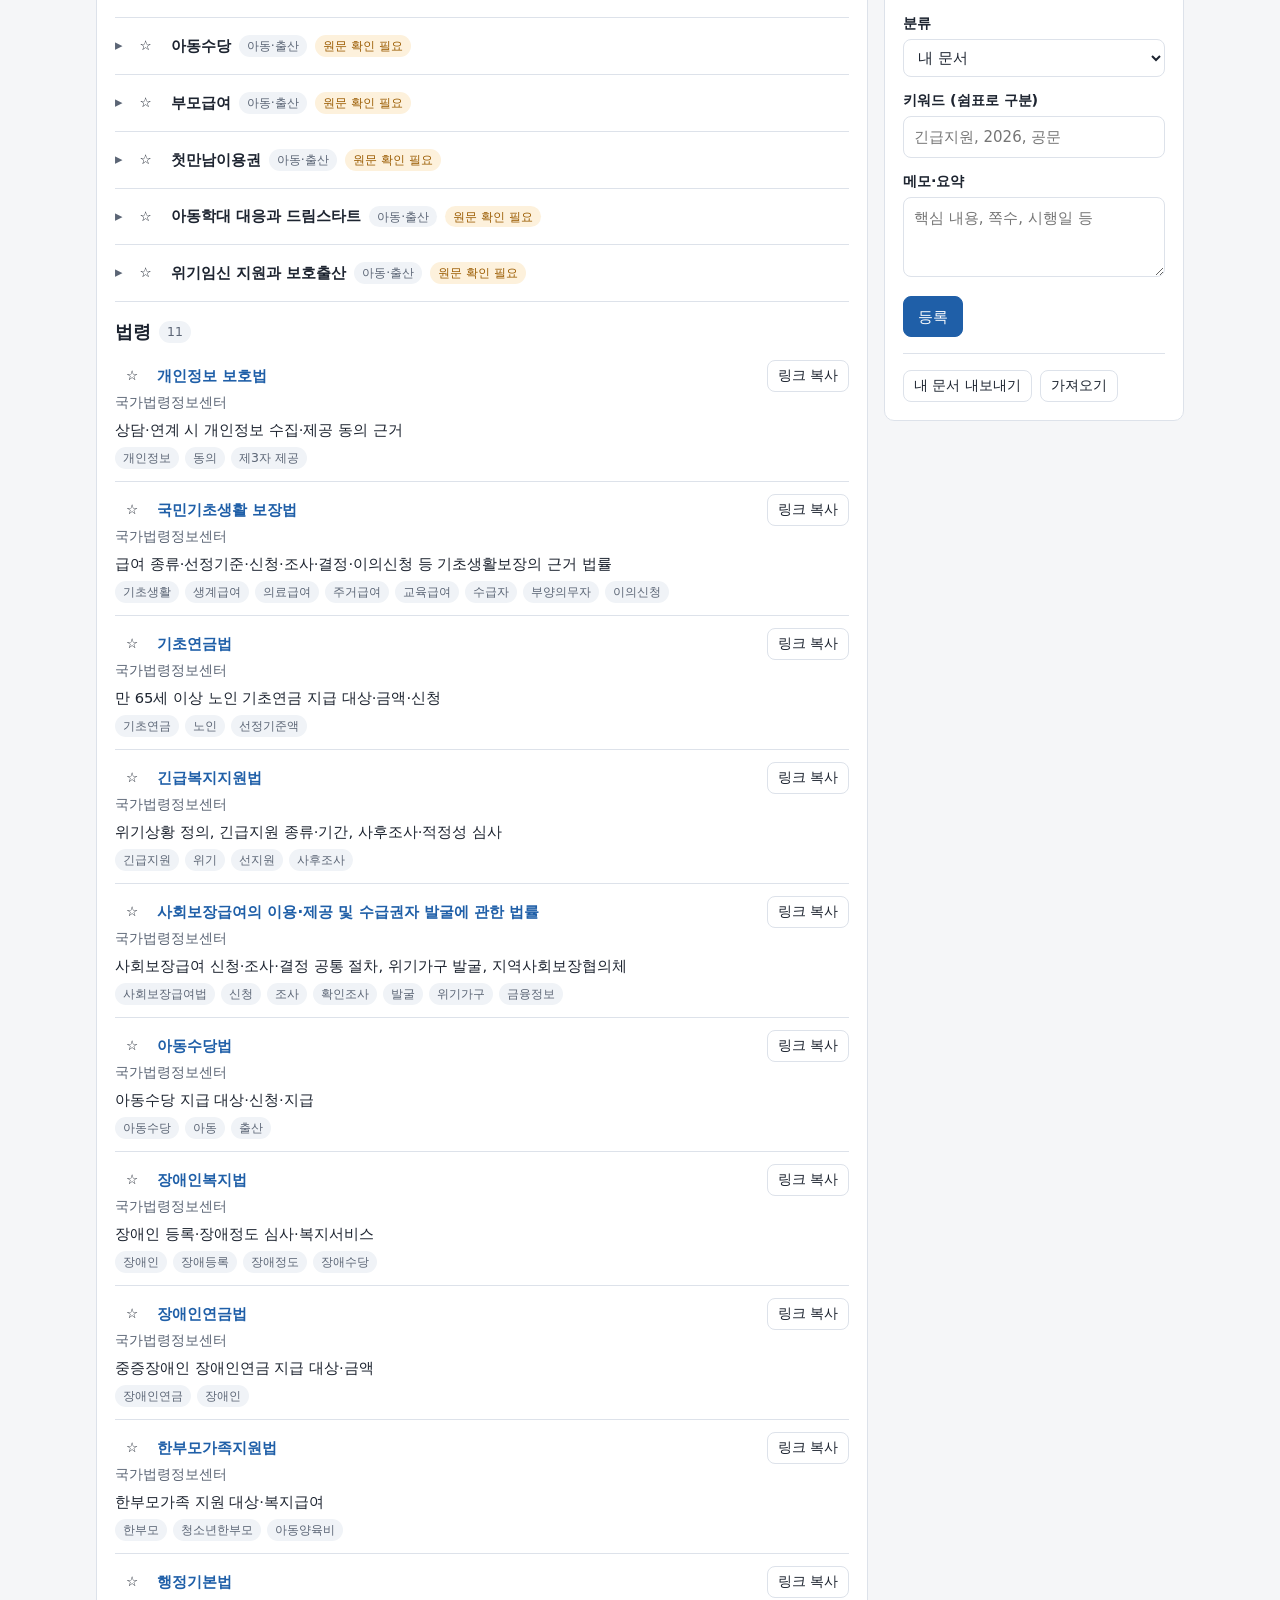
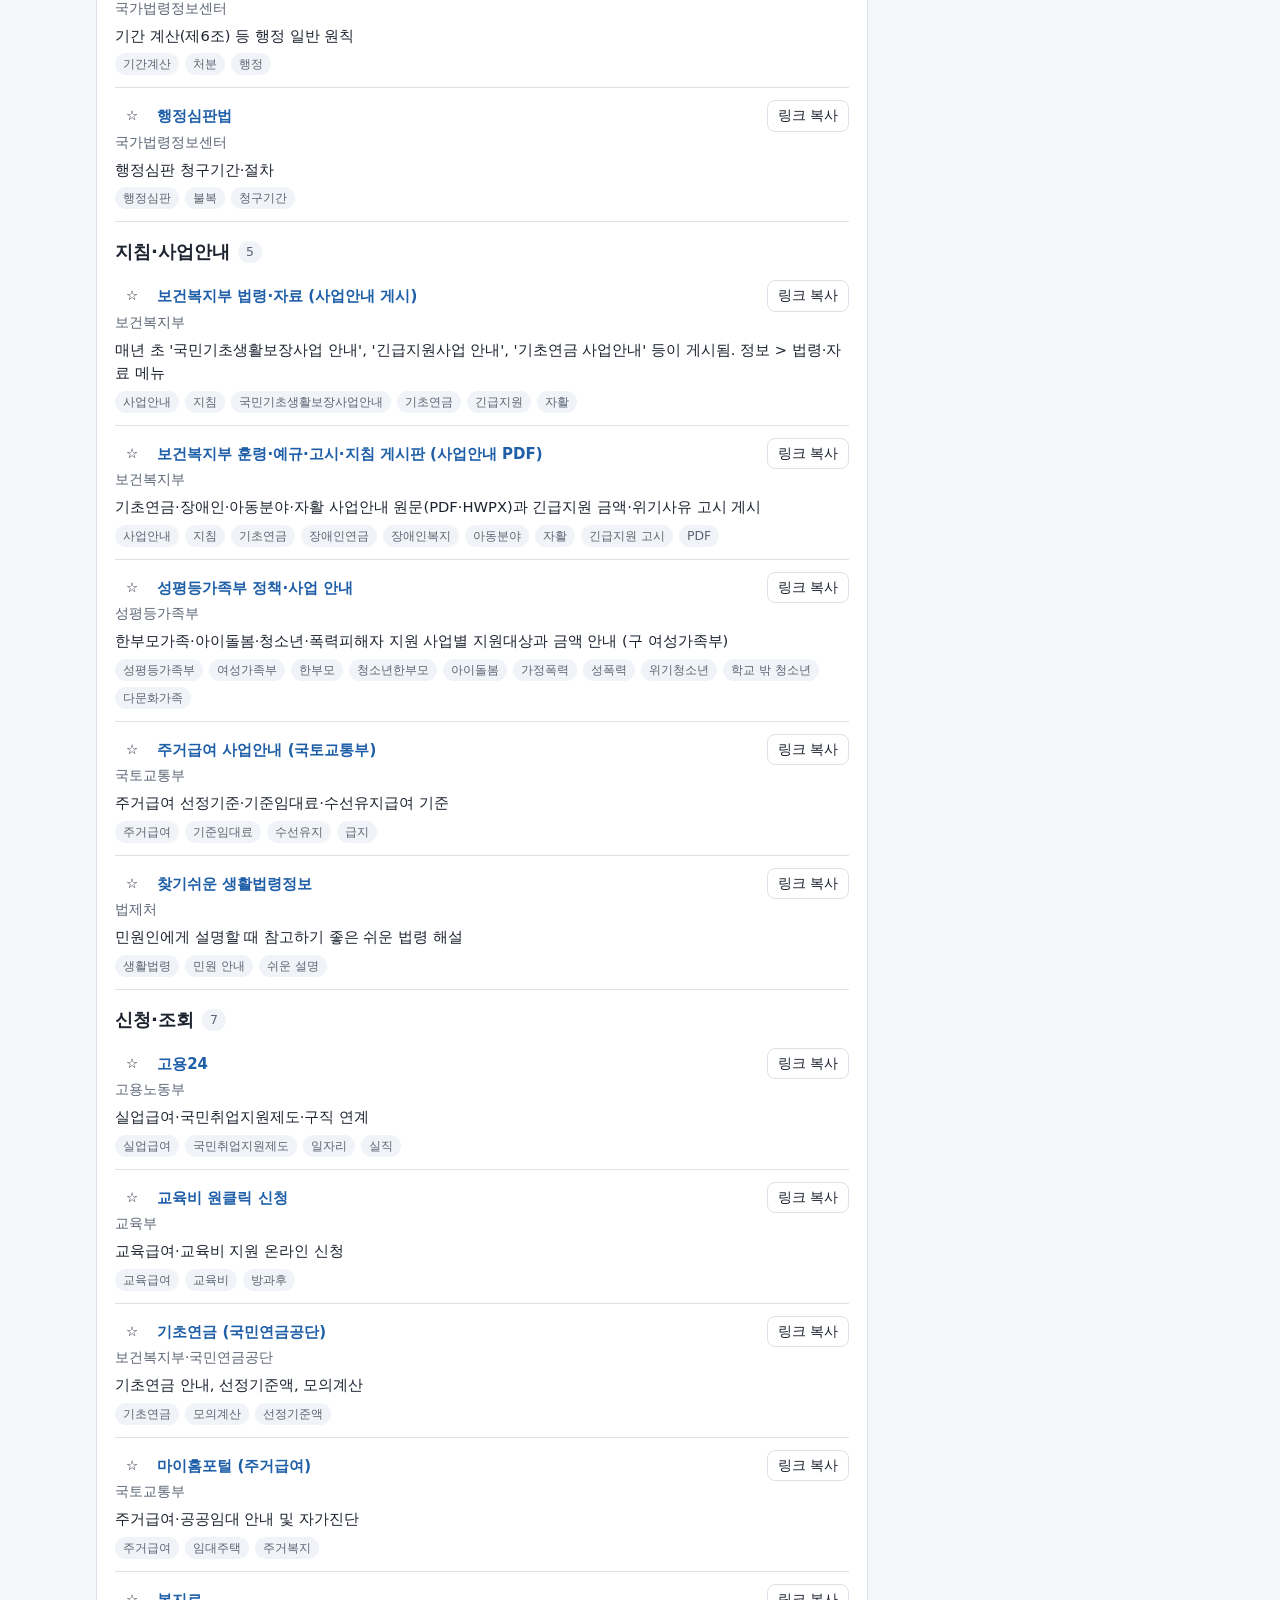
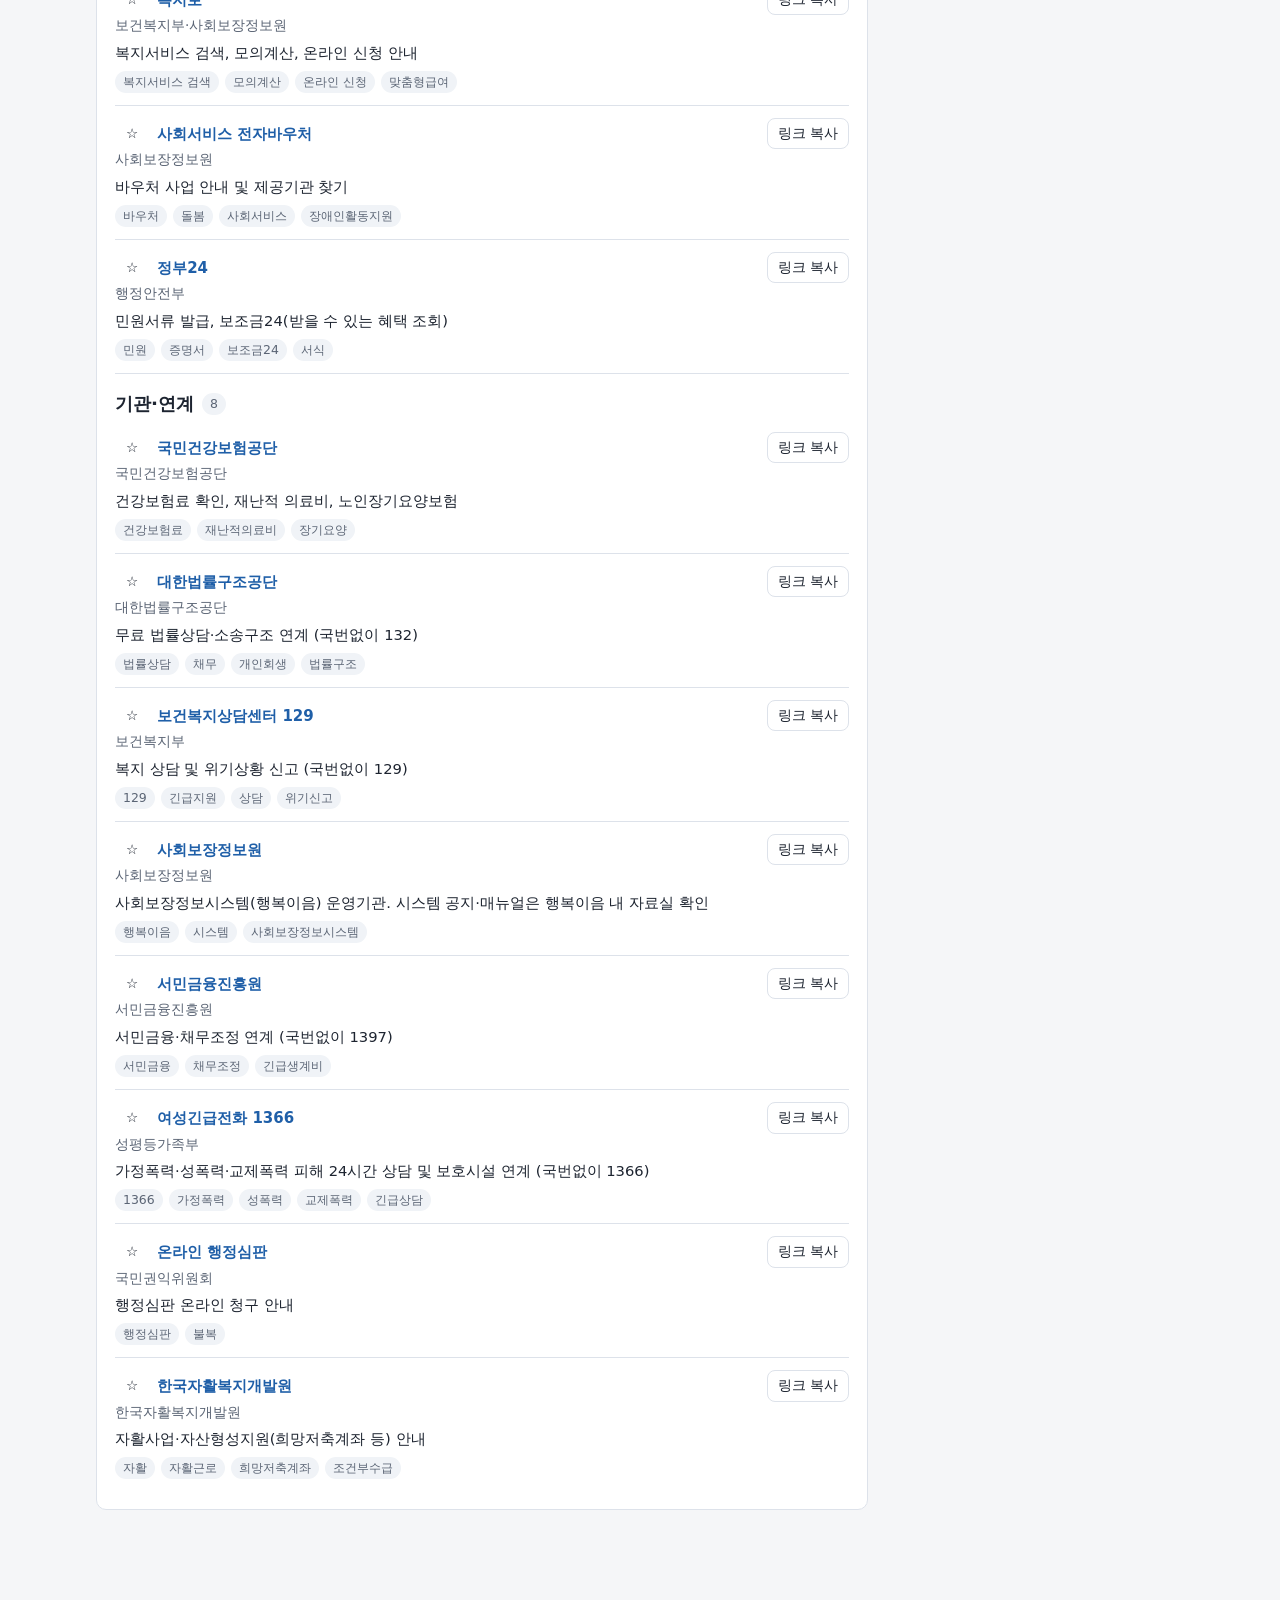
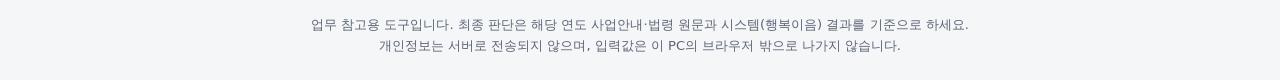
<file: docs.html>
<!doctype html>
<html lang="ko">
<head>
<meta charset="utf-8">
<meta name="viewport" content="width=device-width, initial-scale=1">
<title>참조문서 검색 · 복지업무 도우미</title>
<link rel="stylesheet" href="assets/style.css">
<style>
  .guide { padding: 12px 0; border-bottom: 1px solid var(--line); }
  .guide:last-child { border-bottom: 0; }
  .guide summary { cursor: pointer; list-style: none; }
  .guide summary::-webkit-details-marker { display: none; }
  .guide summary::before { content: "▸"; color: var(--muted); margin-right: 6px; }
  .guide[open] summary::before { content: "▾"; }
  .guide h4 { margin: 10px 0 2px; font-size: .92rem; }
  .guide ul { margin: 0; padding-left: 20px; font-size: .92rem; }
  .guide li { margin: 2px 0; }
  .guide .sec.hit h4 { color: var(--primary); }
  .pdfhit { padding: 8px 0 8px 12px; border-left: 3px solid var(--line); margin: 6px 0; font-size: .9rem; }
  .ftlinks a { display: block; }
  .ftlist { list-style: none; padding: 0; margin: 10px 0 0; font-size: .88rem; }
  .ftlist li { display: flex; gap: 6px; align-items: center; padding: 4px 0; border-bottom: 1px solid var(--line); }
  .ftlist li span { flex: 1; min-width: 0; overflow-wrap: anywhere; }
</style>
</head>
<body>
<main>
  <div class="page-head">
    <h1>참조문서 검색</h1>
    <p>업무 지침 요약, 가져온 사업안내 원문, 법령·신청 사이트, 내가 등록한 문서를 한 번에 찾습니다.</p>
  </div>

  <div class="card">
    <div class="row">
      <input type="search" id="q" placeholder="예: 부양의무자, 한부모 아동양육비, 긴급지원 위기사유" style="flex:1;min-width:220px" autofocus>
      <button class="btn primary" id="copyResults">결과 목록 복사</button>
    </div>
    <div class="chips" id="cats" style="margin-top:12px"></div>
    <div class="row" style="margin-top:10px">
      <select id="area" style="width:auto" aria-label="지침 분야"></select>
      <label class="check"><input type="checkbox" id="onlyFav"> 즐겨찾기만</label>
      <span class="spacer"></span>
      <small id="count"></small>
    </div>
  </div>

  <div class="grid" style="grid-template-columns:minmax(0,1fr) 300px" id="layout">
    <div class="card" id="results"></div>

    <aside>
      <div class="card">
        <h2>원문 PDF 가져오기</h2>
        <p class="muted" style="font-size:.88rem">공식 사업안내 PDF를 내려받아 넣으면 본문 전체를 쪽 단위로 검색합니다. 이 PC 브라우저에만 저장되고, 가져올 때만 인터넷이 필요합니다.</p>
        <div class="stack ftlinks" style="font-size:.88rem">
          <a href="https://www.mohw.go.kr/board.es?mid=a10409020000&bid=0026&act=list&keyField=TITLE&keyWord=%EC%82%AC%EC%97%85%EC%95%88%EB%82%B4" target="_blank" rel="noopener">보건복지부 지침 게시판 (사업안내) ↗</a>
          <a href="https://www.data.go.kr/data/15089718/fileData.do" target="_blank" rel="noopener">국민기초생활보장사업안내 (공공데이터포털) ↗</a>
          <a href="https://www.mogef.go.kr" target="_blank" rel="noopener">성평등가족부 누리집 ↗</a>
        </div>
        <div class="field" style="margin-top:12px"><label for="ftOrg">발행 기관</label>
          <select id="ftOrg"><option>보건복지부</option><option>성평등가족부</option><option>국토교통부</option><option>교육부</option><option>기타</option></select></div>
        <label class="btn primary" style="margin:0;width:100%">PDF 선택해서 가져오기<input type="file" id="ftFile" accept=".pdf,application/pdf" multiple hidden></label>
        <p class="muted" id="ftStatus" style="font-size:.85rem;margin:8px 0 0" aria-live="polite"></p>
        <ul class="ftlist" id="ftList"></ul>
      </div>

      <div class="card">
        <h2>외부 사이트에서 찾기</h2>
        <p class="muted" style="font-size:.88rem">위 검색어로 새 창에서 검색합니다. 최신 사업안내 원문은 여기서 확인하세요.</p>
        <div class="stack" id="external"></div>
      </div>

      <div class="card">
        <h2>내 문서 등록</h2>
        <p class="muted" style="font-size:.88rem">공문, 지침 PDF 위치, 내부 매뉴얼 등을 등록해 두면 함께 검색됩니다. 이 PC 브라우저에만 저장됩니다.</p>
        <form id="addForm">
          <div class="field"><label for="fTitle">제목 *</label><input type="text" id="fTitle" required></div>
          <div class="field"><label for="fUrl">링크 또는 파일 위치</label><input type="text" id="fUrl" placeholder="https://… 또는 \\서버\공유\지침.pdf"></div>
          <div class="field"><label for="fCat">분류</label><select id="fCat"></select></div>
          <div class="field"><label for="fTags">키워드 (쉼표로 구분)</label><input type="text" id="fTags" placeholder="긴급지원, 2026, 공문"></div>
          <div class="field"><label for="fMemo">메모·요약</label><textarea id="fMemo" placeholder="핵심 내용, 쪽수, 시행일 등"></textarea></div>
          <div class="row">
            <button class="btn primary" type="submit" id="fSubmit">등록</button>
            <button class="btn" type="button" id="fCancel" hidden>취소</button>
          </div>
        </form>
        <hr style="border:0;border-top:1px solid var(--line);margin:16px 0">
        <div class="row">
          <button class="btn sm" id="exportBtn">내 문서 내보내기</button>
          <label class="btn sm" style="margin:0;font-weight:400">가져오기<input type="file" id="importFile" accept=".json" hidden></label>
        </div>
      </div>
    </aside>
  </div>
</main>

<script src="assets/common.js"></script>
<script src="assets/docs-data.js"></script>
<script src="assets/guides-data.js"></script>
<script src="assets/fulltext.js"></script>
<script>
const LINK_CATS = ["법령", "지침·사업안내", "신청·조회", "기관·연계", "서식·자료", "내 문서"];
const CATS = ["지침 요약", "원문 PDF", ...LINK_CATS];
// 같은 뜻으로 자주 쓰는 말
const SYNONYMS = {
  "기초수급": "기초생활", "수급자": "기초생활", "생계비": "생계급여", "의료비": "의료급여",
  "월세": "주거급여", "집수리": "수선유지", "노령연금": "기초연금", "어르신": "노인",
  "위기가구": "긴급지원", "실직": "긴급지원", "불복": "이의신청", "소송": "행정소송",
  "여가부": "성평등가족부", "여성가족부": "성평등가족부", "양육비": "아동양육비", "출산지원금": "첫만남이용권",
  "노인돌봄": "노인맞춤돌봄", "장애등급": "장애정도", "가폭": "가정폭력", "데이트폭력": "교제폭력",
};

let myDocs = App.load("myDocs", []);
let favs = new Set(App.load("favDocs", []));
let activeCat = "전체";
let editingId = null;

const $ = (id) => document.getElementById(id);
$("fCat").innerHTML = LINK_CATS.map((c) => `<option${c === "내 문서" ? " selected" : ""}>${c}</option>`).join("");
$("area").innerHTML = ["지침 분야: 전체", ...GUIDE_AREAS].map((a, i) => `<option value="${i ? a : ""}">${a}</option>`).join("");

function allDocs() {
  const base = DOC_CATALOG.map((d, i) => ({ ...d, id: "base-" + i, mine: false }));
  const mine = myDocs.map((d) => ({ ...d, mine: true }));
  return base.concat(mine);
}

function terms(q) {
  return q.trim().toLowerCase().split(/\s+/).filter(Boolean);
}
const alts = (t) => [t, SYNONYMS[t]].filter(Boolean).map((s) => s.toLowerCase());

function score(doc, ts) {
  if (!ts.length) return 1;
  const fields = [
    [doc.title, 5], [(doc.tags || []).join(" "), 3], [doc.memo || "", 2], [doc.desc || "", 1], [doc.org || "", 1],
  ];
  let total = 0;
  for (const t of ts) {
    const a = alts(t);
    let best = 0;
    for (const [text, w] of fields) {
      const lower = String(text).toLowerCase();
      if (a.some((x) => lower.includes(x))) best = Math.max(best, w);
    }
    if (!best) return 0; // 모든 검색어가 어딘가에 있어야 함
    total += best;
  }
  return total;
}

// 지침 요약: 문서 전체에 모든 검색어가 있어야 하고, 검색어가 있는 항목을 표시
function scoreGuide(g, ts) {
  const secText = (s) => (s.h + " " + s.items.join(" ")).toLowerCase();
  if (!ts.length) return { s: 1, hitSecs: [] };
  const fields = [[g.title, 5], [g.tags.join(" "), 3], [g.org + " " + g.area + " " + g.source, 1], ...g.sections.map((s) => [secText(s), 2])];
  let total = 0;
  for (const t of ts) {
    const a = alts(t);
    let best = 0;
    for (const [text, w] of fields) if (a.some((x) => text.toLowerCase().includes(x))) best = Math.max(best, w);
    if (!best) return { s: 0 };
    total += best;
  }
  const hitSecs = g.sections.map((s, i) => (ts.some((t) => alts(t).some((x) => secText(s).includes(x))) ? i : -1)).filter((i) => i >= 0);
  return { s: total + hitSecs.length, hitSecs };
}

function highlight(text, ts) {
  let html = App.esc(text);
  const words = ts.flatMap((t) => [t, SYNONYMS[t]]).filter(Boolean)
    .sort((a, b) => b.length - a.length).map((w) => App.esc(w).replace(/[.*+?^${}()|[\]\\]/g, "\\$&"));
  if (!words.length) return html;
  return html.replace(new RegExp("(" + words.join("|") + ")", "gi"), "<mark>$1</mark>");
}

let lastResults = [];

function guideHtml(g, hitSecs, ts) {
  const id = "guide-" + g.id;
  const open = ts.length > 0;
  return `<details class="guide"${open ? " open" : ""}>
    <summary><div class="row" style="display:inline-flex">
      <button class="btn ghost sm" data-fav="${id}" title="즐겨찾기" aria-label="즐겨찾기">${favs.has(id) ? "★" : "☆"}</button>
      <span class="title" style="font-weight:600">${highlight(g.title, ts)}</span>
      <span class="badge">${g.area}</span>
      ${g.verified ? '<span class="badge ok">기관 누리집 확인</span>' : '<span class="badge warn">원문 확인 필요</span>'}
    </div></summary>
    <div class="meta" style="margin-top:4px">${App.esc(g.org)} · ${g.year}년 · 출처: <a href="${App.esc(g.url)}" target="_blank" rel="noopener">${App.esc(g.source)}</a></div>
    ${g.note ? `<p class="muted" style="font-size:.85rem;margin:4px 0 0">⚠ ${App.esc(g.note)}</p>` : ""}
    ${g.sections.map((s, i) => `<div class="sec${hitSecs.includes(i) ? " hit" : ""}">
      <h4>${highlight(s.h, ts)}</h4>
      <ul>${s.items.map((it) => `<li>${highlight(it, ts)}</li>`).join("")}</ul>
    </div>`).join("")}
    <div class="row" style="margin-top:8px"><button class="btn sm" data-copyguide="${g.id}">요약 복사</button></div>
  </details>`;
}

function pdfGroupHtml(meta, hits) {
  const head = hits.slice(0, 5), rest = hits.slice(5);
  const row = (h) => `<div class="pdfhit">
    <div class="row"><b>p.${h.page}</b><span class="spacer"></span>
      ${meta.noFile ? "" : `<button class="btn sm" data-open="${meta.id}" data-page="${h.page}">원문 열기</button>`}</div>
    <div>${h.snippet}</div></div>`;
  return `<div class="result">
    <div class="row"><span class="title">${App.esc(meta.title)}</span><span class="badge">${hits.length}쪽</span></div>
    <div class="meta">${App.esc(meta.org)} · ${App.esc(meta.fileName)} · 전체 ${meta.pageCount}쪽 · ${meta.addedAt} 가져옴</div>
    ${head.map(row).join("")}
    ${rest.length ? `<details><summary class="muted" style="cursor:pointer;font-size:.88rem">${rest.length}쪽 더 보기</summary>${rest.map(row).join("")}</details>` : ""}
  </div>`;
}

function render() {
  const q = $("q").value;
  const ts = terms(q);
  const onlyFav = $("onlyFav").checked;
  const area = $("area").value;

  const guides = GUIDES.filter((g) => !area || g.area === area)
    .map((g) => ({ g, ...scoreGuide(g, ts) }))
    .filter((x) => x.s > 0 && (!onlyFav || favs.has("guide-" + x.g.id)))
    .sort((a, b) => b.s - a.s);
  const pdfHits = onlyFav ? [] : FullText.search(ts);
  const links = allDocs()
    .map((d) => ({ d, s: score(d, ts) }))
    .filter((x) => x.s > 0 && (!onlyFav || favs.has(x.d.id)));

  const counts = { 전체: 0, "지침 요약": guides.length, "원문 PDF": pdfHits.length };
  for (const { d } of links) {
    const c = d.mine && !LINK_CATS.includes(d.category) ? "내 문서" : d.category;
    counts[c] = (counts[c] || 0) + 1;
  }
  counts.전체 = Object.values(counts).reduce((a, b) => a + b, 0);

  $("cats").innerHTML = ["전체", ...CATS].map((c) =>
    `<button class="chip${c === activeCat ? " on" : ""}" data-cat="${c}">${c} ${counts[c] || 0}</button>`).join("");

  const show = (c) => activeCat === "전체" || activeCat === c;
  const shownLinks = links.filter((x) => show(x.d.category))
    .sort((a, b) => b.s - a.s || a.d.title.localeCompare(b.d.title, "ko"));
  const shownGuides = show("지침 요약") ? guides : [];
  const shownPdf = show("원문 PDF") ? pdfHits : [];

  lastResults = [
    ...shownGuides.map((x) => ({ category: "지침 요약", title: x.g.title, url: x.g.url, extra: x.g.source })),
    ...shownPdf.map((h) => ({ category: "원문 PDF", title: `${h.meta.title} p.${h.page}`, url: h.meta.url })),
    ...shownLinks.map((x) => x.d),
  ];
  $("count").textContent = `${shownGuides.length + shownPdf.length + shownLinks.length}건`;

  if (!lastResults.length) {
    $("results").innerHTML = `<p class="muted">검색 결과가 없습니다. 오른쪽 '외부 사이트에서 찾기'로 원문을 검색해 보세요.</p>`;
    return;
  }

  const groupHead = (c, n) => `<div class="group-title"><h2 style="margin:0">${c}</h2><span class="badge">${n}</span></div>`;
  let html = "";
  if (shownGuides.length) {
    const list = ts.length ? shownGuides : shownGuides.slice().sort((a, b) => GUIDE_AREAS.indexOf(a.g.area) - GUIDE_AREAS.indexOf(b.g.area));
    html += groupHead("지침 요약", list.length) +
      `<p class="muted" style="font-size:.85rem;margin:0 0 4px">정부 사업안내·기관 안내를 요약한 내장 자료입니다. 판단은 원문으로 확인하세요.</p>` +
      list.map((x) => guideHtml(x.g, x.hitSecs, ts)).join("");
  }
  if (shownPdf.length) {
    const byDoc = new Map();
    for (const h of shownPdf) (byDoc.get(h.meta.id) || byDoc.set(h.meta.id, { meta: h.meta, hits: [] }).get(h.meta.id)).hits.push(h);
    html += groupHead("원문 PDF", shownPdf.length) +
      [...byDoc.values()].map((g) => pdfGroupHtml(g.meta, g.hits.sort((a, b) => a.page - b.page))).join("");
  }
  const groups = {};
  for (const { d } of shownLinks) (groups[d.category] ||= []).push(d);
  html += LINK_CATS.filter((c) => groups[c]).map((c) => `
    ${groupHead(c, groups[c].length)}
    ${groups[c].map((d) => {
      const isUrl = /^https?:\/\//.test(d.url || "");
      const titleHtml = highlight(d.title, ts);
      return `<div class="result">
        <div class="row">
          <button class="btn ghost sm" data-fav="${d.id}" title="즐겨찾기" aria-label="즐겨찾기">${favs.has(d.id) ? "★" : "☆"}</button>
          ${isUrl ? `<a class="title" href="${App.esc(d.url)}" target="_blank" rel="noopener">${titleHtml}</a>` : `<span class="title">${titleHtml}</span>`}
          ${d.mine ? '<span class="badge primary">내 문서</span>' : ""}
          <span class="spacer"></span>
          ${d.url ? `<button class="btn sm" data-copy="${App.esc(d.url)}">링크 복사</button>` : ""}
          ${d.mine ? `<button class="btn sm" data-edit="${d.id}">수정</button><button class="btn sm" data-del="${d.id}">삭제</button>` : ""}
        </div>
        <div class="meta">${App.esc(d.org || "")}${!isUrl && d.url ? " · " + App.esc(d.url) : ""}</div>
        ${d.desc ? `<p class="desc">${highlight(d.desc, ts)}</p>` : ""}
        ${d.memo ? `<p class="desc">📝 ${highlight(d.memo, ts)}</p>` : ""}
        ${(d.tags || []).length ? `<div class="chips" style="margin-top:6px">${d.tags.map((t) => `<span class="badge">${highlight(t, ts)}</span>`).join("")}</div>` : ""}
      </div>`;
    }).join("")}
  `).join("");
  $("results").innerHTML = html;
}

function renderExternal() {
  const q = $("q").value.trim();
  $("external").innerHTML = EXTERNAL_SEARCH.map((s) =>
    `<a class="btn" style="width:100%;justify-content:space-between" target="_blank" rel="noopener"
      href="${q ? s.url.replace("{q}", encodeURIComponent(q)) : s.url.split("?")[0].replace(/\/search$/, "")}">
      ${s.name}<span aria-hidden="true">↗</span></a>`).join("");
}

let renderTimer;
$("q").addEventListener("input", () => {
  clearTimeout(renderTimer);
  renderTimer = setTimeout(render, 120);
  renderExternal();
  history.replaceState(null, "", $("q").value ? "?q=" + encodeURIComponent($("q").value) : location.pathname);
});
$("onlyFav").addEventListener("change", render);
$("area").addEventListener("change", render);

$("cats").addEventListener("click", (e) => {
  const c = e.target.closest("[data-cat]");
  if (c) { activeCat = c.dataset.cat; render(); }
});

$("results").addEventListener("click", async (e) => {
  const t = e.target.closest("button");
  if (!t) return;
  if (t.dataset.fav) {
    e.preventDefault(); // summary 안의 버튼이 접기/펼치기를 하지 않도록
    favs.has(t.dataset.fav) ? favs.delete(t.dataset.fav) : favs.add(t.dataset.fav);
    App.save("favDocs", [...favs]);
    render();
  } else if (t.dataset.copy) {
    App.copy(t.dataset.copy);
  } else if (t.dataset.copyguide) {
    const g = GUIDES.find((x) => x.id === t.dataset.copyguide);
    App.copy([`[${g.title}] (${g.org}, ${g.year}년)`, ...g.sections.flatMap((s) => [`■ ${s.h}`, ...s.items.map((i) => "- " + i)]),
      `출처: ${g.source} ${g.url}`, g.verified ? "" : `※ ${g.note || "원문 확인 필요"}`].filter(Boolean).join("\n"));
  } else if (t.dataset.open) {
    if (!(await FullText.open(t.dataset.open, t.dataset.page))) App.toast("원본 파일이 저장되어 있지 않습니다");
  } else if (t.dataset.del) {
    if (!confirm("이 문서를 목록에서 삭제할까요?")) return;
    myDocs = myDocs.filter((d) => d.id !== t.dataset.del);
    App.save("myDocs", myDocs);
    render();
  } else if (t.dataset.edit) {
    const d = myDocs.find((x) => x.id === t.dataset.edit);
    editingId = d.id;
    $("fTitle").value = d.title; $("fUrl").value = d.url || ""; $("fCat").value = d.category;
    $("fTags").value = (d.tags || []).join(", "); $("fMemo").value = d.memo || "";
    $("fSubmit").textContent = "수정 저장"; $("fCancel").hidden = false;
    $("fTitle").focus();
  }
});

// ---------- 원문 PDF ----------
async function renderFtList() {
  if (!FullText.supported) { $("ftStatus").textContent = "이 브라우저는 원문 저장을 지원하지 않습니다."; return; }
  const list = await FullText.list();
  $("ftList").innerHTML = list.map((m) => `<li><span>${App.esc(m.title)} <small>(${m.pageCount}쪽)</small></span>
    <button class="btn sm" data-ftdel="${m.id}">삭제</button></li>`).join("");
  if (!list.length) $("ftList").innerHTML = '<li class="muted"><span>아직 가져온 원문이 없습니다.</span></li>';
}
$("ftList").addEventListener("click", async (e) => {
  const id = e.target.closest("[data-ftdel]")?.dataset.ftdel;
  if (!id || !confirm("가져온 원문을 이 PC에서 지울까요?")) return;
  await FullText.remove(id);
  await renderFtList();
  render();
});
$("ftFile").addEventListener("change", async (e) => {
  const files = [...e.target.files];
  e.target.value = "";
  for (const [n, file] of files.entries()) {
    const label = files.length > 1 ? `(${n + 1}/${files.length}) ` : "";
    try {
      $("ftStatus").textContent = `${label}${file.name} 준비 중…`;
      const m = await FullText.add(file, { org: $("ftOrg").value }, (i, total) => {
        $("ftStatus").textContent = `${label}${file.name} — ${i}/${total}쪽 읽는 중`;
      });
      $("ftStatus").textContent = `${m.title} (${m.pageCount}쪽)을 가져왔습니다.${m.noFile ? " 저장 공간이 부족해 원본 파일은 보관하지 않았습니다." : ""}`;
    } catch (err) {
      $("ftStatus").textContent = `${file.name}: ${err.message || "가져오지 못했습니다."}`;
    }
    await renderFtList();
    render();
  }
});

function resetForm() {
  editingId = null;
  $("addForm").reset();
  $("fCat").value = "내 문서";
  $("fSubmit").textContent = "등록"; $("fCancel").hidden = true;
}
$("fCancel").addEventListener("click", resetForm);

$("addForm").addEventListener("submit", (e) => {
  e.preventDefault();
  const doc = {
    id: editingId || "my-" + Date.now(),
    title: $("fTitle").value.trim(),
    url: $("fUrl").value.trim(),
    category: $("fCat").value,
    org: "내 문서",
    tags: $("fTags").value.split(",").map((s) => s.trim()).filter(Boolean),
    memo: $("fMemo").value.trim(),
  };
  myDocs = editingId ? myDocs.map((d) => (d.id === editingId ? doc : d)) : myDocs.concat(doc);
  App.save("myDocs", myDocs);
  App.toast(editingId ? "수정했습니다" : "등록했습니다");
  resetForm();
  render();
});

$("copyResults").addEventListener("click", () => {
  const q = $("q").value.trim();
  const lines = [`[참조문서 검색 결과] ${q ? "검색어: " + q : "전체"} (${lastResults.length}건)`, ""];
  let cat = "";
  for (const d of lastResults) {
    if (d.category !== cat) { cat = d.category; lines.push(`■ ${cat}`); }
    lines.push(`- ${d.title}${d.extra ? " (" + d.extra + ")" : ""}${d.url ? " : " + d.url : ""}`);
  }
  App.copy(lines.join("\n"));
});

$("exportBtn").addEventListener("click", () => {
  App.download(`내문서_${App.ymd(new Date())}.json`, JSON.stringify(myDocs, null, 2));
});
$("importFile").addEventListener("change", async (e) => {
  const file = e.target.files[0];
  if (!file) return;
  try {
    const list = JSON.parse(await file.text());
    if (!Array.isArray(list)) throw 0;
    const ids = new Set(myDocs.map((d) => d.id));
    const added = list.filter((d) => d && d.title && !ids.has(d.id));
    myDocs = myDocs.concat(added);
    App.save("myDocs", myDocs);
    App.toast(`${added.length}건을 가져왔습니다`);
    render();
  } catch (err) {
    alert("파일 형식이 올바르지 않습니다.");
  }
  e.target.value = "";
});

// 좁은 화면에서는 한 줄로
const mq = matchMedia("(max-width: 860px)");
const applyLayout = () => ($("layout").style.gridTemplateColumns = mq.matches ? "1fr" : "minmax(0,1fr) 300px");
mq.addEventListener("change", applyLayout);
applyLayout();

$("q").value = new URLSearchParams(location.search).get("q") || "";
render();
renderExternal();
renderFtList().then(render).catch(() => {});
</script>
</body>
</html>
</file>
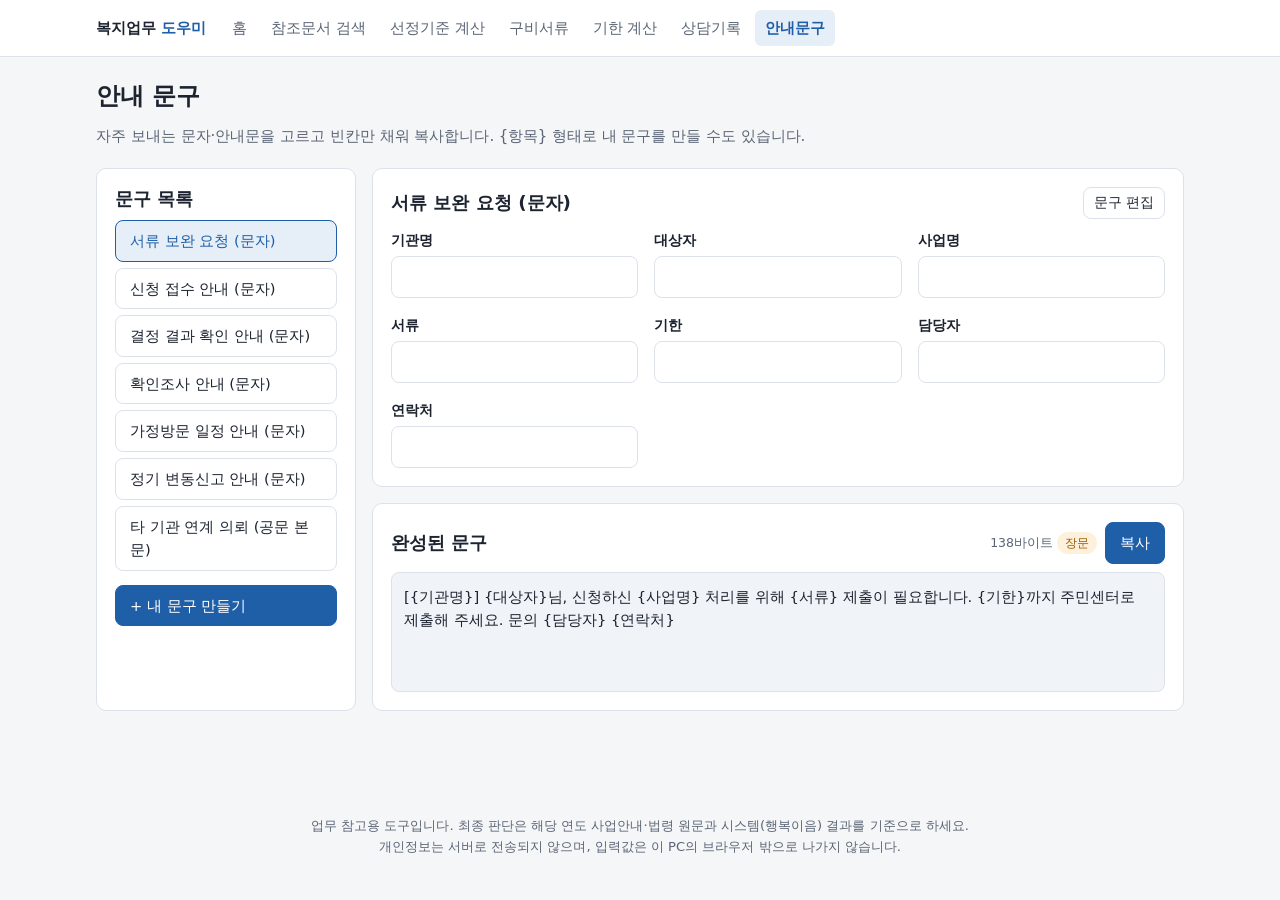
<file: templates.html>
<!doctype html>
<html lang="ko">
<head>
<meta charset="utf-8">
<meta name="viewport" content="width=device-width, initial-scale=1">
<title>안내 문구 · 복지업무 도우미</title>
<link rel="stylesheet" href="assets/style.css">
<style>
  .tpl-list button { width: 100%; justify-content: flex-start; text-align: left; margin-bottom: 6px; white-space: normal; }
  .tpl-list button.on { border-color: var(--primary); background: var(--primary-soft); color: var(--primary); }
</style>
</head>
<body>
<main>
  <div class="page-head">
    <h1>안내 문구</h1>
    <p>자주 보내는 문자·안내문을 고르고 빈칸만 채워 복사합니다. <code>{항목}</code> 형태로 내 문구를 만들 수도 있습니다.</p>
  </div>

  <div class="grid" style="grid-template-columns:260px minmax(0,1fr)" id="layout">
    <div class="card tpl-list">
      <h2>문구 목록</h2>
      <div id="list"></div>
      <button class="btn primary" id="newBtn" style="margin-top:8px">+ 내 문구 만들기</button>
    </div>

    <div>
      <div class="card">
        <div class="row" style="margin-bottom:10px"><h2 style="margin:0" id="tplName"></h2><span class="spacer"></span>
          <button class="btn sm" id="editBtn">문구 편집</button><button class="btn sm" id="delBtn" hidden>삭제</button></div>
        <div class="grid grid-3" id="vars"></div>
      </div>

      <div class="card" id="editor" hidden>
        <div class="field"><label for="eName">제목</label><input type="text" id="eName"></div>
        <div class="field"><label for="eBody">본문 (빈칸은 {항목명})</label><textarea id="eBody" style="min-height:180px"></textarea></div>
        <div class="row"><button class="btn primary" id="eSave">내 문구로 저장</button><button class="btn" id="eCancel">닫기</button></div>
      </div>

      <div class="card">
        <div class="row" style="margin-bottom:8px"><h2 style="margin:0">완성된 문구</h2><span class="spacer"></span>
          <small id="bytes"></small><button class="btn primary" id="copy">복사</button></div>
        <div class="output" id="out"></div>
      </div>
    </div>
  </div>
</main>

<script src="assets/common.js"></script>
<script>
const BUILTIN = [
  { id: "b1", name: "서류 보완 요청 (문자)", body: "[{기관명}] {대상자}님, 신청하신 {사업명} 처리를 위해 {서류} 제출이 필요합니다. {기한}까지 주민센터로 제출해 주세요. 문의 {담당자} {연락처}" },
  { id: "b2", name: "신청 접수 안내 (문자)", body: "[{기관명}] {대상자}님, {접수일}에 {사업명} 신청이 접수되었습니다. 소득·재산 조사 후 결과를 알려드리며, 처리까지 약 30일(최대 60일) 걸릴 수 있습니다. 문의 {담당자} {연락처}" },
  { id: "b3", name: "결정 결과 확인 안내 (문자)", body: "[{기관명}] {대상자}님, 신청하신 {사업명}의 결과 통지서를 발송했습니다. 결과에 이의가 있으시면 통지를 받은 날부터 90일 이내에 이의신청하실 수 있습니다. 문의 {담당자} {연락처}" },
  { id: "b4", name: "확인조사 안내 (문자)", body: "[{기관명}] {대상자}님, 수급 자격 확인조사 결과 소득·재산 변동이 확인되어 소명이 필요합니다. {기한}까지 {서류}를 제출하거나 담당자에게 연락해 주세요. 기한 내 소명이 없으면 급여가 변경될 수 있습니다. 문의 {담당자} {연락처}" },
  { id: "b5", name: "가정방문 일정 안내 (문자)", body: "[{기관명}] {대상자}님, {사업명} 관련 상담을 위해 {방문일시}에 댁으로 방문할 예정입니다. 일정 변경이 필요하시면 연락 주세요. {담당자} {연락처}" },
  { id: "b6", name: "정기 변동신고 안내 (문자)", body: "[{기관명}] {대상자}님, 취업·퇴직, 이사, 가족 변동, 재산 변동이 있으시면 주민센터에 꼭 신고해 주세요. 신고하지 않으면 급여가 환수될 수 있습니다. 문의 {담당자} {연락처}" },
  { id: "b7", name: "타 기관 연계 의뢰 (공문 본문)", body: "1. 귀 기관의 무궁한 발전을 기원합니다.\n2. 우리 동에서 상담 중인 위기가구에 대하여 아래와 같이 {서비스} 연계를 의뢰하오니 협조하여 주시기 바랍니다.\n\n  가. 대상: {대상자} ({가구유형})\n  나. 의뢰 사유: {의뢰사유}\n  다. 요청 사항: {요청사항}\n  라. 담당: {기관명} {담당자} ({연락처})\n\n붙임  1. 서비스 의뢰서 1부.\n      2. 개인정보 제공 동의서 1부.  끝." },
];

const $ = (id) => document.getElementById(id);
let mine = App.load("myTemplates", []);
let current = BUILTIN[0];
let values = App.load("tplCommon", {}); // 기관명·담당자·연락처처럼 반복되는 값만 기억

const all = () => BUILTIN.concat(mine);
const varsOf = (body) => [...new Set([...body.matchAll(/\{([^{}]+)\}/g)].map((m) => m[1]))];
const REMEMBER = ["기관명", "담당자", "연락처"];

function renderList() {
  $("list").innerHTML = all().map((t) => `<button class="btn${t.id === current.id ? " on" : ""}" data-id="${t.id}">${App.esc(t.name)}${t.id.startsWith("m") ? ' <span class="badge primary">내 문구</span>' : ""}</button>`).join("");
}

function renderVars() {
  $("tplName").textContent = current.name;
  $("delBtn").hidden = !current.id.startsWith("m");
  $("vars").innerHTML = varsOf(current.body).map((v) => `<div class="field" style="margin:0"><label>${App.esc(v)}</label>
    <input type="text" data-var="${App.esc(v)}" value="${App.esc(values[v] || "")}"></div>`).join("") || '<p class="muted">빈칸이 없는 문구입니다.</p>';
  renderOut();
}

function fill() {
  return current.body.replace(/\{([^{}]+)\}/g, (_, v) => (values[v] ? values[v] : `{${v}}`));
}

// 문자 요금 기준(EUC-KR): 한글 2바이트, 영문·숫자 1바이트. 90바이트 초과 시 장문(LMS)
function bytes(s) { let b = 0; for (const ch of s) b += ch.charCodeAt(0) > 127 ? 2 : 1; return b; }

function renderOut() {
  const text = fill();
  $("out").textContent = text;
  const b = bytes(text);
  $("bytes").innerHTML = `${b}바이트 <span class="badge ${b <= 90 ? "ok" : b <= 2000 ? "warn" : "bad"}">${b <= 90 ? "단문" : b <= 2000 ? "장문" : "초과"}</span>`;
}

$("list").addEventListener("click", (e) => {
  const b = e.target.closest("[data-id]");
  if (!b) return;
  current = all().find((t) => t.id === b.dataset.id);
  $("editor").hidden = true;
  renderList(); renderVars();
});
$("vars").addEventListener("input", (e) => {
  const v = e.target.dataset.var;
  if (!v) return;
  values[v] = e.target.value;
  App.save("tplCommon", Object.fromEntries(REMEMBER.filter((k) => values[k]).map((k) => [k, values[k]])));
  renderOut();
});
$("copy").addEventListener("click", () => {
  const text = fill();
  if (/\{[^{}]+\}/.test(text) && !confirm("아직 채우지 않은 빈칸이 있습니다. 그대로 복사할까요?")) return;
  App.copy(text);
});

function openEditor(t) {
  $("editor").hidden = false;
  $("eName").value = t ? t.name + (t.id.startsWith("b") ? " (수정본)" : "") : "";
  $("eBody").value = t ? t.body : "[{기관명}] {대상자}님, ";
  $("eSave").dataset.id = t && t.id.startsWith("m") ? t.id : "";
  $("eName").focus();
}
$("newBtn").addEventListener("click", () => openEditor(null));
$("editBtn").addEventListener("click", () => openEditor(current));
$("eCancel").addEventListener("click", () => ($("editor").hidden = true));
$("eSave").addEventListener("click", () => {
  const name = $("eName").value.trim(), body = $("eBody").value;
  if (!name || !body.trim()) return alert("제목과 본문을 입력하세요.");
  const id = $("eSave").dataset.id || "m" + Date.now();
  const t = { id, name, body };
  mine = mine.some((x) => x.id === id) ? mine.map((x) => (x.id === id ? t : x)) : mine.concat(t);
  App.save("myTemplates", mine);
  current = t;
  $("editor").hidden = true;
  App.toast("저장했습니다");
  renderList(); renderVars();
});
$("delBtn").addEventListener("click", () => {
  if (!confirm("이 문구를 삭제할까요?")) return;
  mine = mine.filter((x) => x.id !== current.id);
  App.save("myTemplates", mine);
  current = BUILTIN[0];
  renderList(); renderVars();
});

const mq = matchMedia("(max-width: 760px)");
const applyLayout = () => ($("layout").style.gridTemplateColumns = mq.matches ? "1fr" : "260px minmax(0,1fr)");
mq.addEventListener("change", applyLayout);
applyLayout();

renderList();
renderVars();
</script>
</body>
</html>
</file>
<file: assets/style.css>
:root {
  --bg: #f5f6f8;
  --surface: #ffffff;
  --surface-2: #f0f3f7;
  --text: #1d2430;
  --muted: #5b6575;
  --line: #dde2ea;
  --primary: #1f5fa8;
  --primary-soft: #e6eef8;
  --ok: #1d7a46;
  --ok-soft: #e4f4ea;
  --warn: #9a5b00;
  --warn-soft: #fdf1dc;
  --bad: #b3261e;
  --bad-soft: #fbe7e6;
  --radius: 10px;
  --font: "Pretendard", "Malgun Gothic", "맑은 고딕", "Apple SD Gothic Neo", system-ui, sans-serif;
}

* { box-sizing: border-box; }
[hidden] { display: none !important; }
html { -webkit-text-size-adjust: 100%; }
body {
  margin: 0;
  background: var(--bg);
  color: var(--text);
  font-family: var(--font);
  font-size: 15px;
  line-height: 1.6;
}
a { color: var(--primary); }
h1, h2, h3 { line-height: 1.3; margin: 0 0 .5em; }
h1 { font-size: 1.5rem; }
h2 { font-size: 1.15rem; }
h3 { font-size: 1rem; }
p { margin: 0 0 .8em; }
small, .muted { color: var(--muted); }

/* 상단 바 */
.topbar {
  background: var(--surface);
  border-bottom: 1px solid var(--line);
  position: sticky; top: 0; z-index: 10;
}
.topbar .inner {
  max-width: 1120px; margin: 0 auto; padding: 0 16px;
  display: flex; align-items: center; gap: 16px; min-height: 56px; flex-wrap: wrap;
}
.brand { font-weight: 700; color: var(--text); text-decoration: none; white-space: nowrap; }
.brand span { color: var(--primary); }
.nav { display: flex; gap: 4px; flex-wrap: wrap; }
.nav a {
  text-decoration: none; color: var(--muted); padding: 6px 10px; border-radius: 6px; font-size: .92rem;
}
.nav a:hover { background: var(--surface-2); color: var(--text); }
.nav a.active { background: var(--primary-soft); color: var(--primary); font-weight: 600; }

main { max-width: 1120px; margin: 0 auto; padding: 24px 16px 64px; }
.page-head { margin-bottom: 20px; }
.page-head p { color: var(--muted); margin: 0; }

/* 카드·레이아웃 */
.card {
  background: var(--surface); border: 1px solid var(--line); border-radius: var(--radius);
  padding: 18px; margin-bottom: 16px;
}
.grid { display: grid; gap: 16px; }
.grid-2 { grid-template-columns: repeat(auto-fit, minmax(320px, 1fr)); }
.grid-3 { grid-template-columns: repeat(auto-fit, minmax(240px, 1fr)); }
.row { display: flex; gap: 8px; flex-wrap: wrap; align-items: center; }
.stack > * + * { margin-top: 10px; }
.spacer { flex: 1; }

/* 폼 */
label { font-size: .9rem; font-weight: 600; display: block; margin-bottom: 4px; }
input[type=text], input[type=number], input[type=date], input[type=search], input[type=url], select, textarea {
  width: 100%; font: inherit; color: inherit; background: var(--surface);
  border: 1px solid var(--line); border-radius: 8px; padding: 8px 10px;
}
textarea { min-height: 80px; resize: vertical; }
input:focus, select:focus, textarea:focus { outline: 2px solid var(--primary); outline-offset: -1px; border-color: transparent; }
.field { margin-bottom: 12px; }
.check { display: flex; gap: 8px; align-items: flex-start; font-weight: 400; margin: 0; cursor: pointer; }
.check input { margin-top: 5px; }
.btn {
  font: inherit; font-size: .92rem; cursor: pointer; border-radius: 8px; padding: 8px 14px;
  border: 1px solid var(--line); background: var(--surface); color: var(--text); text-decoration: none;
  display: inline-flex; align-items: center; gap: 6px; white-space: nowrap;
}
.btn:hover { background: var(--surface-2); }
.btn.primary { background: var(--primary); border-color: var(--primary); color: #fff; }
.btn.primary:hover { filter: brightness(1.08); }
.btn.sm { padding: 4px 10px; font-size: .85rem; }
.btn.ghost { border-color: transparent; background: transparent; }

/* 표 */
.table-wrap { overflow-x: auto; }
table { width: 100%; border-collapse: collapse; font-size: .93rem; }
th, td { padding: 8px 10px; border-bottom: 1px solid var(--line); text-align: left; vertical-align: top; }
th { background: var(--surface-2); font-weight: 600; white-space: nowrap; }
td.num, th.num { text-align: right; font-variant-numeric: tabular-nums; white-space: nowrap; }

/* 배지·알림 */
.badge {
  display: inline-block; font-size: .78rem; padding: 1px 8px; border-radius: 999px;
  background: var(--surface-2); color: var(--muted); white-space: nowrap;
}
.badge.ok { background: var(--ok-soft); color: var(--ok); }
.badge.warn { background: var(--warn-soft); color: var(--warn); }
.badge.bad { background: var(--bad-soft); color: var(--bad); }
.badge.primary { background: var(--primary-soft); color: var(--primary); }
.notice {
  border-radius: 8px; padding: 10px 14px; font-size: .9rem; margin-bottom: 16px;
  background: var(--warn-soft); color: #5c3b00; border: 1px solid #f0d9ae;
}
.notice.info { background: var(--primary-soft); color: #153f6e; border-color: #c9daf0; }

/* 메인 타일 */
.tile {
  display: block; text-decoration: none; color: inherit; background: var(--surface);
  border: 1px solid var(--line); border-radius: var(--radius); padding: 18px; transition: border-color .15s, box-shadow .15s;
}
.tile:hover { border-color: var(--primary); box-shadow: 0 2px 10px rgba(31,95,168,.08); }
.tile .ico { font-size: 1.6rem; line-height: 1; margin-bottom: 10px; }
.tile h3 { margin-bottom: 4px; }
.tile p { color: var(--muted); font-size: .9rem; margin: 0; }

/* 검색 결과 */
.result { padding: 12px 0; border-bottom: 1px solid var(--line); }
.result:last-child { border-bottom: 0; }
.result .title { font-weight: 600; text-decoration: none; }
.result .meta { font-size: .85rem; color: var(--muted); }
.result .desc { font-size: .92rem; margin: 4px 0 0; }
mark { background: #fff1a8; color: inherit; padding: 0 1px; border-radius: 2px; }
.group-title { display: flex; align-items: center; gap: 8px; margin: 18px 0 4px; }
.group-title:first-child { margin-top: 0; }
.chips { display: flex; flex-wrap: wrap; gap: 6px; }
.chip {
  font: inherit; font-size: .85rem; border: 1px solid var(--line); background: var(--surface);
  border-radius: 999px; padding: 3px 12px; cursor: pointer; color: var(--muted);
}
.chip.on { background: var(--primary); border-color: var(--primary); color: #fff; }

.output {
  white-space: pre-wrap; background: var(--surface-2); border: 1px solid var(--line); border-radius: 8px;
  padding: 12px; font-size: .92rem; min-height: 120px;
}
.big-num { font-size: 1.6rem; font-weight: 700; font-variant-numeric: tabular-nums; }
.toast {
  position: fixed; left: 50%; bottom: 24px; transform: translateX(-50%);
  background: #1d2430; color: #fff; padding: 8px 16px; border-radius: 8px; font-size: .9rem;
  opacity: 0; pointer-events: none; transition: opacity .2s;
}
.toast.show { opacity: 1; }
footer { text-align: center; color: var(--muted); font-size: .82rem; padding: 24px 16px; }

@media print {
  .topbar, .no-print, footer, .toast { display: none !important; }
  body { background: #fff; font-size: 12pt; }
  main { padding: 0; max-width: none; }
  .card { border: 0; padding: 0; }
}
</file>
